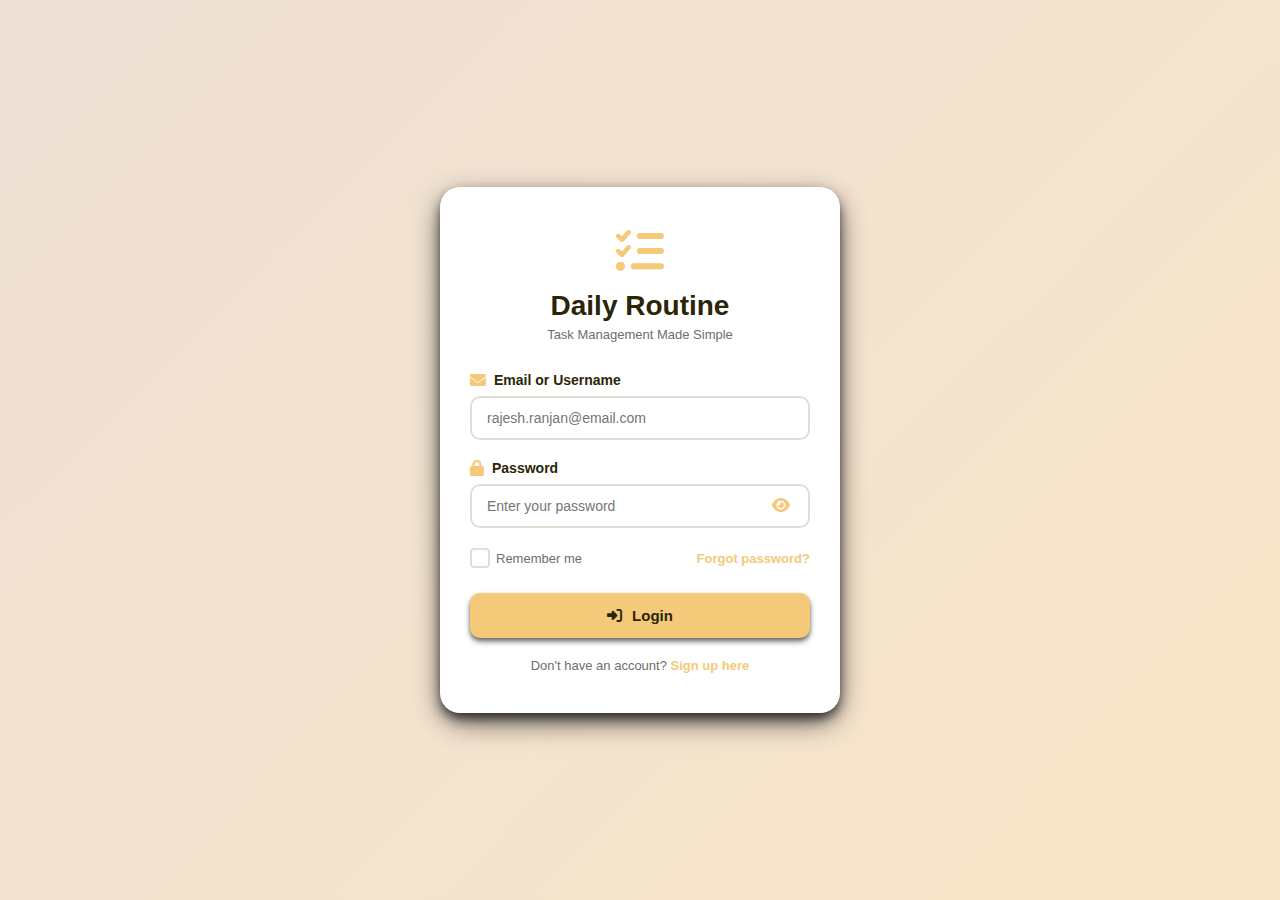
<file: index.html>
<!doctype html>
<html lang="en">
  <head>
    <meta charset="UTF-8" />
    <meta name="viewport" content="width=device-width, initial-scale=1.0" />
    <title>Daily Routine</title>
    <link rel="stylesheet" href="mobile.css" />
    <link rel="stylesheet" href="https://cdnjs.cloudflare.com/ajax/libs/font-awesome/6.4.0/css/all.min.css" />
  </head>
  <body>
    <!-- ... mobile specific content ... -->
    <div class="top_header">
      <div class="header">
        <h1>Daily Routine</h1>
        <h3>Good Morning 🥱</h3>
        <a href="index.html" class="notification_icon_top">
          <i class="fas fa-bell"></i>
          <span class="notification_badge">0</span>
        </a>
        <div class="date">
          <p>Friday, 30 January 2026</p>
        </div>
      </div>
      <div class="bottom_div">
        <div class="nav">
          <a href="" class="nav_link" id="active">All Tasks</a>
          <a href="" class="nav_link">Today</a>
          <a href="" class="nav_link">Upcoming</a>
        </div>

        <div class="todays_tasks">
          <div class="remain_tasks">
            <h4>0 Tasks Remaining</h4>
            <input
              type="range"
              min="0"
              max="100"
              value="0"
              class="task_progress"
            />
            <h6>0% Completed</h6>
          </div>
          <div class="circle_score">
            <h2>0%</h2>
            <p>Productivity Score</p>
          </div>
        </div>

        <div class="my_tasks">
          <h3>My Tasks</h3>
          <div class="task_list">
            <div class="task_item completed">
              <input type="checkbox" checked />
              <label>Morning Exercise</label>
            </div>
            <div class="task_item">
              <input type="checkbox" />
              <label>Team Meeting at 10 AM</label>
            </div>
            <div class="task_item completed">
              <input type="checkbox" checked />
              <label>Project Work</label>
            </div>
            <div class="task_item">
              <input type="checkbox" />
              <label>Lunch with Sarah</label>
            </div>
            <div class="task_item">
              <input type="checkbox" />
              <label>Evening Walk</label>
            </div>
          </div>
        </div>
      </div>

      <!-- Footer Nav -->
      <div class="footer_nav">
        <a href="index.html" class="footer_link"><i class="fas fa-home"></i><span>Home</span></a>
        <a href="newtask.html" class="footer_link"><i class="fas fa-plus-circle"></i><span>New Task</span></a>
        <a href="#" class="footer_link" id="completedTasksLink"><i class="fas fa-check-circle"></i><span>Completed</span></a>
        <a href="profile.html" class="footer_link"><i class="fas fa-user"></i><span>Profile</span></a>
        <a href="settings.html" class="footer_link"><i class="fas fa-cog"></i><span>Settings</span></a>
      </div>
    </div>
    <script src="app.js"></script>  </body>
</html>
</file>
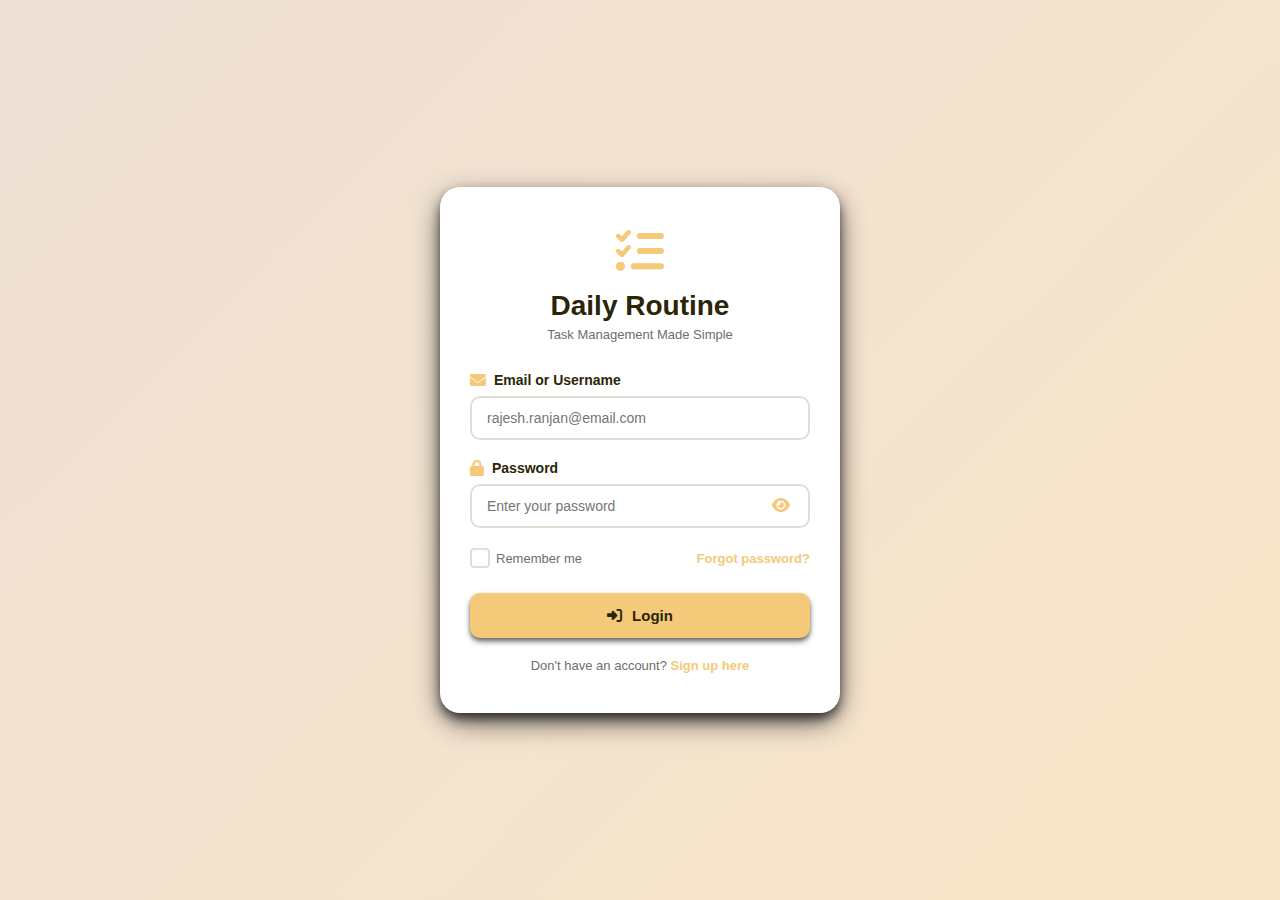
<file: login.html>
<!doctype html>
<html lang="en">
  <head>
    <meta charset="UTF-8" />
    <meta name="viewport" content="width=device-width, initial-scale=1.0" />
    <title>Login - Daily Routine</title>
    <link rel="stylesheet" href="mobile.css" />
    <link rel="stylesheet" href="https://cdnjs.cloudflare.com/ajax/libs/font-awesome/6.4.0/css/all.min.css" />
  </head>
  <body class="login_page">
    <div class="login_container">
      <div class="login_card">
        <!-- Logo Section -->
        <div class="login_logo">
          <i class="fas fa-tasks"></i>
          <h1>Daily Routine</h1>
          <p>Task Management Made Simple</p>
        </div>

        <!-- Login Form -->
        <form class="login_form" id="loginForm">
          <!-- Email/Username -->
          <div class="login_form_group">
            <label for="login_email">
              <i class="fas fa-envelope"></i> Email or Username
            </label>
            <input 
              type="text" 
              id="login_email" 
              class="login_input" 
              placeholder="rajesh.ranjan@email.com" 
              required 
            />
          </div>

          <!-- Password -->
          <div class="login_form_group">
            <label for="login_password">
              <i class="fas fa-lock"></i> Password
            </label>
            <div class="password_wrapper">
              <input 
                type="password" 
                id="login_password" 
                class="login_input" 
                placeholder="Enter your password" 
                required 
              />
              <button type="button" class="toggle_password" id="togglePassword">
                <i class="fas fa-eye"></i>
              </button>
            </div>
          </div>

          <!-- Remember Me & Forgot Password -->
          <div class="login_options">
            <div class="remember_me">
              <input type="checkbox" id="remember" />
              <label for="remember">Remember me</label>
            </div>
            <a href="#" class="forgot_password">Forgot password?</a>
          </div>

          <!-- Login Button -->
          <button type="submit" class="login_btn">
            <i class="fas fa-sign-in-alt"></i> Login
          </button>

          <!-- Demo Credentials -->
        </form>

        <!-- Sign Up Link -->
        <div class="login_footer">
          <p>Don't have an account? <a href="signup.html">Sign up here</a></p>
        </div>
      </div>

      <!-- Background Decoration -->
      <div class="login_decoration">
        <div class="decoration_circle circle_1"></div>
        <div class="decoration_circle circle_2"></div>
        <div class="decoration_circle circle_3"></div>
      </div>
    </div>

    <script src="app.js"></script>
    <script>
      // Toggle password visibility
      const togglePassword = document.getElementById('togglePassword');
      const passwordInput = document.getElementById('login_password');

      togglePassword.addEventListener('click', function() {
        const type = passwordInput.type === 'password' ? 'text' : 'password';
        passwordInput.type = type;
        this.querySelector('i').classList.toggle('fa-eye');
        this.querySelector('i').classList.toggle('fa-eye-slash');
      });

      // Handle login form submission
      document.getElementById('loginForm').addEventListener('submit', function(e) {
        e.preventDefault();
        
        const email = document.getElementById('login_email').value;
        const password = document.getElementById('login_password').value;
        const rememberMe = document.getElementById('remember').checked;

        // Simple authentication (in real app, this would be server-side)
        if (authenticateUser(email, password)) {
          // Store login info
          sessionStorage.setItem('isLoggedIn', 'true');
          sessionStorage.setItem('userEmail', email);
          
          if (rememberMe) {
            localStorage.setItem('rememberEmail', email);
          }

          notificationManager.success('Login successful! Redirecting...');
          
          setTimeout(() => {
            window.location.href = 'index.html';
          }, 1000);
        } else {
          notificationManager.error('Invalid email or password!');
        }
      });

      // Simple authentication function
      function authenticateUser(email, password) {
        // Demo credentials
        const validCredentials = {
          'rajesh.ranjan@email.com': 'password123',
          'rajesh': 'password123'
        };

        return validCredentials[email] === password;
      }

      // Check if user is already logged in
      window.addEventListener('load', function() {
        const rememberEmail = localStorage.getItem('rememberEmail');
        if (rememberEmail) {
          document.getElementById('login_email').value = rememberEmail;
          document.getElementById('remember').checked = true;
        }
      });
    </script>
  </body>
</html>
</file>
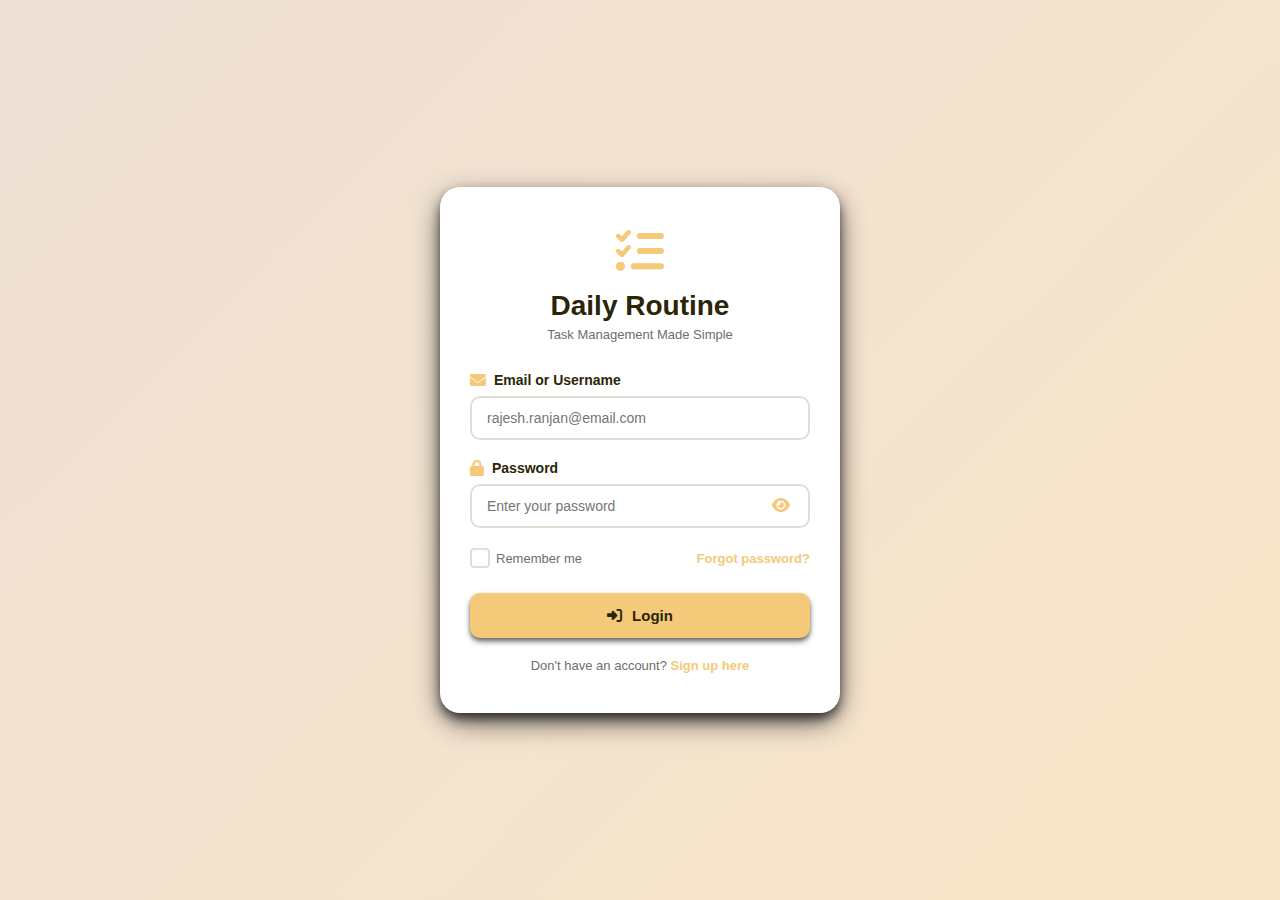
<file: newtask.html>
<!doctype html>
<html lang="en">
  <head>
    <meta charset="UTF-8" />
    <meta name="viewport" content="width=device-width, initial-scale=1.0" />
    <title>New Task</title>
    <link rel="stylesheet" href="mobile.css" />
    <link rel="stylesheet" href="https://cdnjs.cloudflare.com/ajax/libs/font-awesome/6.4.0/css/all.min.css" />
  </head>
  <body>
    <div class="top_header">
      <div class="header">
        <h1>Create Task</h1>
        <h3>Add Something New ✨</h3>
        <a href="index.html" class="notification_icon_top">
          <i class="fas fa-bell"></i>
          <span class="notification_badge">0</span>
        </a>
      </div>
      <div class="bottom_div">
        
        <!-- New Task Form -->
        <div class="task_form_container">
          <form class="task_form">
            
            <!-- Task Title -->
            <div class="form_group">
              <label for="task_title"><i class="fas fa-heading"></i> Task Title</label>
              <input type="text" id="task_title" class="form_input" placeholder="Enter task title" required />
            </div>

            <!-- Task Description -->
            <div class="form_group">
              <label for="task_description"><i class="fas fa-align-left"></i> Description</label>
              <textarea id="task_description" class="form_textarea" placeholder="Add task details..." rows="4"></textarea>
            </div>

            <!-- Task Category -->
            <div class="form_group">
              <label for="task_category"><i class="fas fa-tag"></i> Category</label>
              <select id="task_category" class="form_select">
                <option value="">Select a category</option>
                <option value="work">Work</option>
                <option value="home">Home</option>
                <option value="health">Health</option>
                <option value="shopping">Shopping</option>
                <option value="personal">Personal</option>
              </select>
            </div>

            <!-- Task Priority -->
            <div class="form_group">
              <label><i class="fas fa-exclamation-circle"></i> Priority</label>
              <div class="priority_buttons">
                <button type="button" class="priority_btn" data-priority="low">
                  <i class="fas fa-arrow-down"></i> Low
                </button>
                <button type="button" class="priority_btn active" data-priority="medium">
                  <i class="fas fa-minus"></i> Medium
                </button>
                <button type="button" class="priority_btn" data-priority="high">
                  <i class="fas fa-arrow-up"></i> High
                </button>
              </div>
            </div>

            <!-- Due Date -->
            <div class="form_group">
              <label for="task_date"><i class="fas fa-calendar-alt"></i> Due Date</label>
              <input type="date" id="task_date" class="form_input" />
            </div>

            <!-- Due Time -->
            <div class="form_group">
              <label for="task_time"><i class="fas fa-clock"></i> Due Time</label>
              <input type="time" id="task_time" class="form_input" />
            </div>

            <!-- Subtasks -->
            <div class="form_group">
              <label for="subtasks"><i class="fas fa-list-check"></i> Subtasks (optional)</label>
              <div class="subtasks_container">
                <div class="subtask_input_group">
                  <input type="text" class="form_input" placeholder="Add a subtask" />
                  <button type="button" class="add_subtask_btn" title="Add subtask">
                    <i class="fas fa-plus"></i>
                  </button>
                </div>
              </div>
            </div>

            <!-- Reminders -->
            <div class="form_group">
              <label><i class="fas fa-bell"></i> Reminder</label>
              <div class="reminder_options">
                <div class="reminder_option">
                  <input type="radio" id="reminder_none" name="reminder" value="none" checked />
                  <label for="reminder_none">None</label>
                </div>
                <div class="reminder_option">
                  <input type="radio" id="reminder_15min" name="reminder" value="15min" />
                  <label for="reminder_15min">15 min before</label>
                </div>
                <div class="reminder_option">
                  <input type="radio" id="reminder_1hour" name="reminder" value="1hour" />
                  <label for="reminder_1hour">1 hour before</label>
                </div>
                <div class="reminder_option">
                  <input type="radio" id="reminder_1day" name="reminder" value="1day" />
                  <label for="reminder_1day">1 day before</label>
                </div>
              </div>
            </div>

            <!-- Repeat -->
            <div class="form_group">
              <label for="task_repeat"><i class="fas fa-repeat"></i> Repeat</label>
              <select id="task_repeat" class="form_select">
                <option value="none">No repeat</option>
                <option value="daily">Daily</option>
                <option value="weekly">Weekly</option>
                <option value="monthly">Monthly</option>
                <option value="yearly">Yearly</option>
              </select>
            </div>

            <!-- Form Buttons -->
            <div class="form_buttons">
              <button type="button" class="btn_cancel" onclick="window.location.href='index.html'">
                <i class="fas fa-times"></i> Cancel
              </button>
              <button type="submit" class="btn_create">
                <i class="fas fa-check"></i> Create Task
              </button>
            </div>
          </form>
        </div>

      </div>

      <!-- Footer Nav -->
      <div class="footer_nav">
        <a href="index.html" class="footer_link"><i class="fas fa-home"></i><span>Home</span></a>
        <a href="newtask.html" class="footer_link"><i class="fas fa-plus-circle"></i><span>New Task</span></a>
        <a href="#" class="footer_link" id="completedTasksLink"><i class="fas fa-check-circle"></i><span>Completed</span></a>
        <a href="profile.html" class="footer_link"><i class="fas fa-user"></i><span>Profile</span></a>
        <a href="settings.html" class="footer_link"><i class="fas fa-cog"></i><span>Settings</span></a>
      </div>
    </div>

    <script src="app.js"></script>
    <script>
      // Priority button selection
      document.querySelectorAll('.priority_btn').forEach(btn => {
        btn.addEventListener('click', function(e) {
          e.preventDefault();
          document.querySelectorAll('.priority_btn').forEach(b => b.classList.remove('active'));
          this.classList.add('active');
        });
      });

      // Add subtask button
      document.querySelector('.add_subtask_btn').addEventListener('click', function(e) {
        e.preventDefault();
        const container = document.querySelector('.subtasks_container');
        const newSubtask = document.createElement('div');
        newSubtask.className = 'subtask_input_group';
        newSubtask.innerHTML = `
          <input type="text" class="form_input" placeholder="Add a subtask" />
          <button type="button" class="remove_subtask_btn" title="Remove subtask">
            <i class="fas fa-trash"></i>
          </button>
        `;
        container.appendChild(newSubtask);
        
        newSubtask.querySelector('.remove_subtask_btn').addEventListener('click', function(e) {
          e.preventDefault();
          newSubtask.remove();
        });
      });

      // Form submission
      document.querySelector('.task_form').addEventListener('submit', function(e) {
        e.preventDefault();
        alert('Task created successfully!');
        window.location.href = 'index.html';
      });
    </script>
  </body>
</html>
</file>
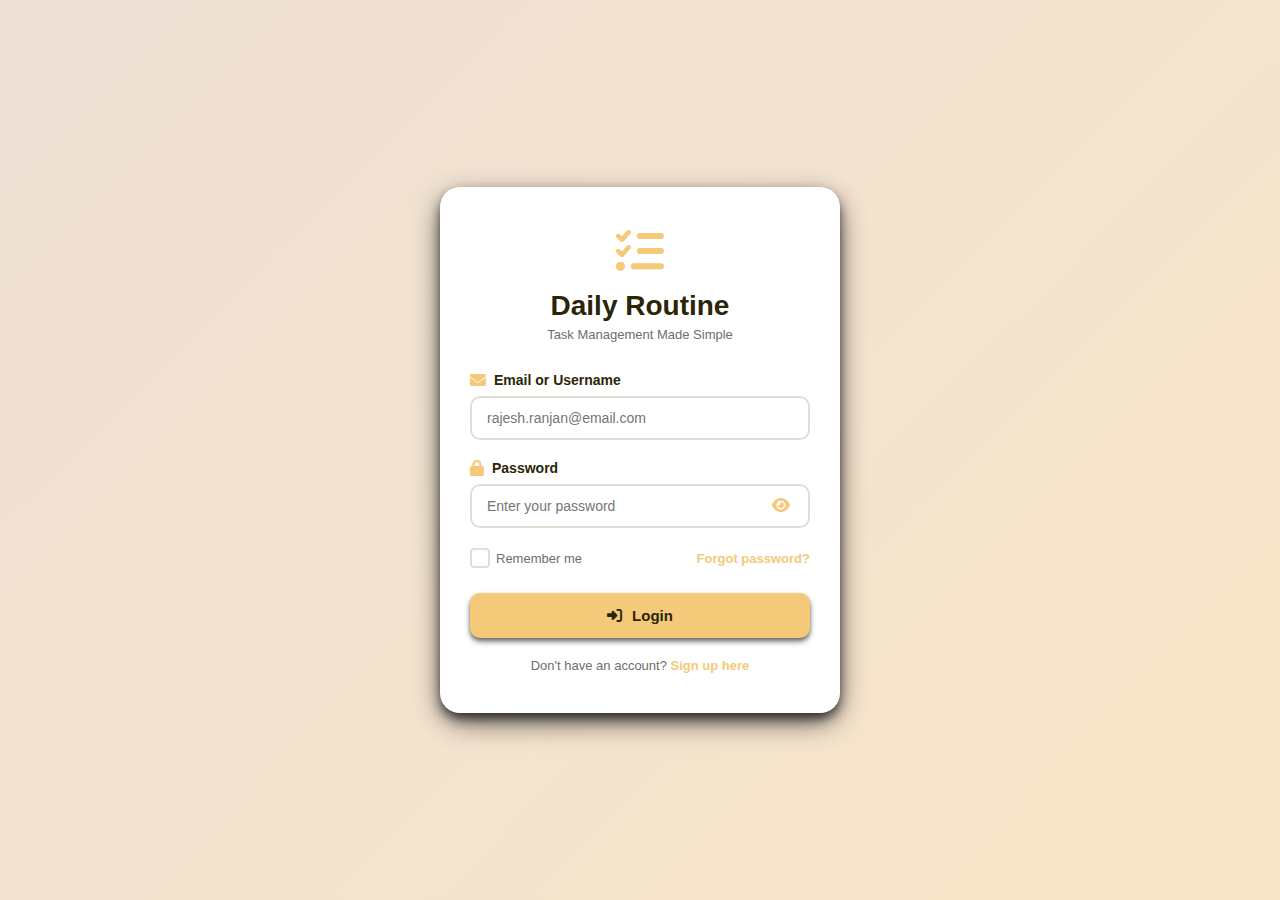
<file: profile.html>
<!doctype html>
<html lang="en">
  <head>
    <meta charset="UTF-8" />
    <meta name="viewport" content="width=device-width, initial-scale=1.0" />
    <title>Profile</title>
    <link rel="stylesheet" href="mobile.css" />
    <link rel="stylesheet" href="https://cdnjs.cloudflare.com/ajax/libs/font-awesome/6.4.0/css/all.min.css" />
  </head>
  <body>
    <div class="top_header">
      <div class="header">
        <h1>My Profile</h1>
        <h3>Welcome Back 👋</h3>
        <a href="index.html" class="notification_icon_top">
          <i class="fas fa-bell"></i>
          <span class="notification_badge">0</span>
        </a>
      </div>
      <div class="bottom_div">
        
        <!-- Profile Card -->
        <div class="profile_section">
          <div class="profile_header">
            <div class="profile_avatar">
              <i class="fas fa-user-circle"></i>
            </div>
            <div class="profile_info">
              <h2>Rajesh Ranjan</h2>
              <p class="profile_email">rajesh.ranjan@email.com</p>
              <p class="profile_status">Active Today</p>
            </div>
          </div>
        </div>

        <!-- Statistics Section -->
        <div class="stats_section">
          <h3>Your Statistics</h3>
          <div class="stats_grid">
            <div class="stat_card">
              <div class="stat_icon">
                <i class="fas fa-tasks"></i>
              </div>
              <div class="stat_content">
                <h4>45</h4>
                <p>Total Tasks</p>
              </div>
            </div>
            <div class="stat_card">
              <div class="stat_icon">
                <i class="fas fa-check-circle"></i>
              </div>
              <div class="stat_content">
                <h4>32</h4>
                <p>Completed</p>
              </div>
            </div>
            <div class="stat_card">
              <div class="stat_icon">
                <i class="fas fa-fire"></i>
              </div>
              <div class="stat_content">
                <h4>15</h4>
                <p>Day Streak</p>
              </div>
            </div>
            <div class="stat_card">
              <div class="stat_icon">
                <i class="fas fa-star"></i>
              </div>
              <div class="stat_content">
                <h4>92%</h4>
                <p>Success Rate</p>
              </div>
            </div>
          </div>
        </div>

        <!-- Account Settings -->
        <div class="account_section">
          <h3>Account Settings</h3>
          <div class="settings_list">
            <div class="setting_item">
              <div class="setting_icon">
                <i class="fas fa-user"></i>
              </div>
              <div class="setting_content">
                <h4>Edit Profile</h4>
                <p>Update your personal information</p>
              </div>
              <div class="setting_arrow">
                <i class="fas fa-chevron-right"></i>
              </div>
            </div>

            <div class="setting_item">
              <div class="setting_icon">
                <i class="fas fa-lock"></i>
              </div>
              <div class="setting_content">
                <h4>Change Password</h4>
                <p>Update your password</p>
              </div>
              <div class="setting_arrow">
                <i class="fas fa-chevron-right"></i>
              </div>
            </div>

            <div class="setting_item">
              <div class="setting_icon">
                <i class="fas fa-bell"></i>
              </div>
              <div class="setting_content">
                <h4>Notifications</h4>
                <p>Manage notification preferences</p>
              </div>
              <div class="setting_arrow">
                <i class="fas fa-chevron-right"></i>
              </div>
            </div>

            <div class="setting_item">
              <div class="setting_icon">
                <i class="fas fa-palette"></i>
              </div>
              <div class="setting_content">
                <h4>Theme</h4>
                <p>Choose light or dark theme</p>
              </div>
              <div class="setting_arrow">
                <i class="fas fa-chevron-right"></i>
              </div>
            </div>
          </div>
        </div>

        <!-- Logout Button -->
        <div class="logout_section">
          <button class="logout_btn" onclick="logout()">
            <i class="fas fa-sign-out-alt"></i> Logout
          </button>
        </div>

      </div>

      <!-- Footer Nav -->
      <div class="footer_nav">
        <a href="index.html" class="footer_link"><i class="fas fa-home"></i><span>Home</span></a>
        <a href="newtask.html" class="footer_link"><i class="fas fa-plus-circle"></i><span>New Task</span></a>
        <a href="#" class="footer_link" id="completedTasksLink"><i class="fas fa-check-circle"></i><span>Completed</span></a>
        <a href="profile.html" class="footer_link"><i class="fas fa-user"></i><span>Profile</span></a>
        <a href="settings.html" class="footer_link"><i class="fas fa-cog"></i><span>Settings</span></a>
      </div>
    </div>

    <script src="app.js"></script>
    <script>
      // Profile page functionality
      document.addEventListener('DOMContentLoaded', function() {
        // Add click handlers to setting items
        const settingItems = document.querySelectorAll('.setting_item');
        
        if (settingItems.length > 0) {
          // Edit Profile
          settingItems[0].style.cursor = 'pointer';
          settingItems[0].onclick = function() {
            showEditProfileModal();
          };
          
          // Change Password
          settingItems[1].style.cursor = 'pointer';
          settingItems[1].onclick = function() {
            showChangePasswordModal();
          };
          
          // Notifications
          settingItems[2].style.cursor = 'pointer';
          settingItems[2].onclick = function() {
            showNotificationsModal();
          };
          
          // Theme
          settingItems[3].style.cursor = 'pointer';
          settingItems[3].onclick = function() {
            showThemeModal();
          };
        }
        
        function showEditProfileModal() {
          const user = userManager.getUser();
          const modal = document.createElement('div');
          modal.className = 'modal_overlay';
          modal.innerHTML = `
            <div class="modal_content">
              <h3>Edit Profile</h3>
              <form id="editForm">
                <input type="file" id="profileImg" accept="image/*" style="margin: 10px 0;" />
                <input type="text" id="profileName" value="${user.name}" placeholder="Name" style="width: 100%; padding: 10px; margin: 5px 0; border: 1px solid #ddd; border-radius: 5px;" />
                <input type="email" id="profileEmail" value="${user.email}" placeholder="Email" style="width: 100%; padding: 10px; margin: 5px 0; border: 1px solid #ddd; border-radius: 5px;" />
                <div style="margin-top: 15px;">
                  <button type="button" onclick="this.closest('.modal_overlay').remove()" style="padding: 10px 20px; margin-right: 10px; background: #ccc; border: none; border-radius: 5px;">Cancel</button>
                  <button type="submit" style="padding: 10px 20px; background: #f4c97a; color: white; border: none; border-radius: 5px;">Save</button>
                </div>
              </form>
            </div>
          `;
          
          modal.style.cssText = 'position: fixed; top: 0; left: 0; width: 100%; height: 100%; background: rgba(0,0,0,0.5); display: flex; align-items: center; justify-content: center; z-index: 1000;';
          modal.querySelector('.modal_content').style.cssText = 'background: white; padding: 20px; border-radius: 10px; width: 90%; max-width: 400px;';
          
          document.body.appendChild(modal);
          
          modal.querySelector('#editForm').onsubmit = function(e) {
            e.preventDefault();
            const name = document.getElementById('profileName').value;
            const email = document.getElementById('profileEmail').value;
            const file = document.getElementById('profileImg').files[0];
            
            if (file) {
              const reader = new FileReader();
              reader.onload = function(e) {
                userManager.updateUser({ name, email, avatar: e.target.result });
                updateProfileDisplay();
                updateAvatarDisplay();
                notificationManager.success('Profile updated!');
                modal.remove();
              };
              reader.readAsDataURL(file);
            } else {
              userManager.updateUser({ name, email });
              updateProfileDisplay();
              notificationManager.success('Profile updated!');
              modal.remove();
            }
          };
        }
        
        function showChangePasswordModal() {
          const modal = document.createElement('div');
          modal.className = 'modal_overlay';
          modal.innerHTML = `
            <div class="modal_content">
              <h3>Change Password</h3>
              <form id="passwordForm">
                <input type="password" id="currentPass" placeholder="Current Password" style="width: 100%; padding: 10px; margin: 5px 0; border: 1px solid #ddd; border-radius: 5px;" required />
                <input type="password" id="newPass" placeholder="New Password" minlength="6" style="width: 100%; padding: 10px; margin: 5px 0; border: 1px solid #ddd; border-radius: 5px;" required />
                <input type="password" id="confirmPass" placeholder="Confirm Password" style="width: 100%; padding: 10px; margin: 5px 0; border: 1px solid #ddd; border-radius: 5px;" required />
                <div style="margin-top: 15px;">
                  <button type="button" onclick="this.closest('.modal_overlay').remove()" style="padding: 10px 20px; margin-right: 10px; background: #ccc; border: none; border-radius: 5px;">Cancel</button>
                  <button type="submit" style="padding: 10px 20px; background: #f4c97a; color: white; border: none; border-radius: 5px;">Change</button>
                </div>
              </form>
            </div>
          `;
          
          modal.style.cssText = 'position: fixed; top: 0; left: 0; width: 100%; height: 100%; background: rgba(0,0,0,0.5); display: flex; align-items: center; justify-content: center; z-index: 1000;';
          modal.querySelector('.modal_content').style.cssText = 'background: white; padding: 20px; border-radius: 10px; width: 90%; max-width: 400px;';
          
          document.body.appendChild(modal);
          
          modal.querySelector('#passwordForm').onsubmit = function(e) {
            e.preventDefault();
            const current = document.getElementById('currentPass').value;
            const newPass = document.getElementById('newPass').value;
            const confirm = document.getElementById('confirmPass').value;
            const user = userManager.getUser();
            
            if (current !== user.password) {
              notificationManager.error('Current password incorrect!');
              return;
            }
            if (newPass !== confirm) {
              notificationManager.error('Passwords do not match!');
              return;
            }
            
            userManager.updateUser({ password: newPass });
            notificationManager.success('Password changed!');
            modal.remove();
          };
        }
        
        function showNotificationsModal() {
          const settings = settingsManager.getAllSettings();
          const modal = document.createElement('div');
          modal.className = 'modal_overlay';
          modal.innerHTML = `
            <div class="modal_content">
              <h3>Notifications</h3>
              <form id="notifForm">
                <div style="display: flex; justify-content: space-between; margin: 10px 0;">
                  <label>Push Notifications</label>
                  <input type="checkbox" id="pushNotif" ${settings.pushNotifications ? 'checked' : ''} />
                </div>
                <div style="display: flex; justify-content: space-between; margin: 10px 0;">
                  <label>Email Reminders</label>
                  <input type="checkbox" id="emailNotif" ${settings.emailReminders ? 'checked' : ''} />
                </div>
                <div style="display: flex; justify-content: space-between; margin: 10px 0;">
                  <label>Sound Effects</label>
                  <input type="checkbox" id="soundNotif" ${settings.soundEffects ? 'checked' : ''} />
                </div>
                <div style="margin-top: 15px;">
                  <button type="button" onclick="this.closest('.modal_overlay').remove()" style="padding: 10px 20px; margin-right: 10px; background: #ccc; border: none; border-radius: 5px;">Cancel</button>
                  <button type="submit" style="padding: 10px 20px; background: #f4c97a; color: white; border: none; border-radius: 5px;">Save</button>
                </div>
              </form>
            </div>
          `;
          
          modal.style.cssText = 'position: fixed; top: 0; left: 0; width: 100%; height: 100%; background: rgba(0,0,0,0.5); display: flex; align-items: center; justify-content: center; z-index: 1000;';
          modal.querySelector('.modal_content').style.cssText = 'background: white; padding: 20px; border-radius: 10px; width: 90%; max-width: 400px;';
          
          document.body.appendChild(modal);
          
          modal.querySelector('#notifForm').onsubmit = function(e) {
            e.preventDefault();
            settingsManager.updateSetting('pushNotifications', document.getElementById('pushNotif').checked);
            settingsManager.updateSetting('emailReminders', document.getElementById('emailNotif').checked);
            settingsManager.updateSetting('soundEffects', document.getElementById('soundNotif').checked);
            notificationManager.success('Settings updated!');
            modal.remove();
          };
        }
        
        function showThemeModal() {
          const isDark = settingsManager.getSetting('darkMode');
          const modal = document.createElement('div');
          modal.className = 'modal_overlay';
          modal.innerHTML = `
            <div class="modal_content">
              <h3>Theme</h3>
              <form id="themeForm">
                <div style="margin: 15px 0;">
                  <label style="display: flex; align-items: center; margin: 10px 0;">
                    <input type="radio" name="theme" value="light" ${!isDark ? 'checked' : ''} style="margin-right: 10px;" />
                    <i class="fas fa-sun" style="margin-right: 10px;"></i> Light Mode
                  </label>
                  <label style="display: flex; align-items: center; margin: 10px 0;">
                    <input type="radio" name="theme" value="dark" ${isDark ? 'checked' : ''} style="margin-right: 10px;" />
                    <i class="fas fa-moon" style="margin-right: 10px;"></i> Dark Mode
                  </label>
                </div>
                <div style="margin-top: 15px;">
                  <button type="button" onclick="this.closest('.modal_overlay').remove()" style="padding: 10px 20px; margin-right: 10px; background: #ccc; border: none; border-radius: 5px;">Cancel</button>
                  <button type="submit" style="padding: 10px 20px; background: #f4c97a; color: white; border: none; border-radius: 5px;">Apply</button>
                </div>
              </form>
            </div>
          `;
          
          modal.style.cssText = 'position: fixed; top: 0; left: 0; width: 100%; height: 100%; background: rgba(0,0,0,0.5); display: flex; align-items: center; justify-content: center; z-index: 1000;';
          modal.querySelector('.modal_content').style.cssText = 'background: white; padding: 20px; border-radius: 10px; width: 90%; max-width: 400px;';
          
          document.body.appendChild(modal);
          
          modal.querySelector('#themeForm').onsubmit = function(e) {
            e.preventDefault();
            const selectedTheme = document.querySelector('input[name="theme"]:checked').value;
            settingsManager.updateSetting('darkMode', selectedTheme === 'dark');
            notificationManager.success(`${selectedTheme === 'dark' ? 'Dark' : 'Light'} mode enabled!`);
            modal.remove();
          };
        }
        
        // Update avatar display function
        function updateAvatarDisplay() {
          const user = userManager.getUser();
          const avatarElement = document.querySelector('.profile_avatar');
          if (avatarElement && user.avatar && user.avatar.startsWith('data:image')) {
            avatarElement.innerHTML = `<img src="${user.avatar}" style="width: 60px; height: 60px; border-radius: 50%; object-fit: cover;" />`;
          }
        }
        
        // Initialize avatar display on page load
        updateAvatarDisplay();
      });
    </script>
  </body>
</html>
</file>
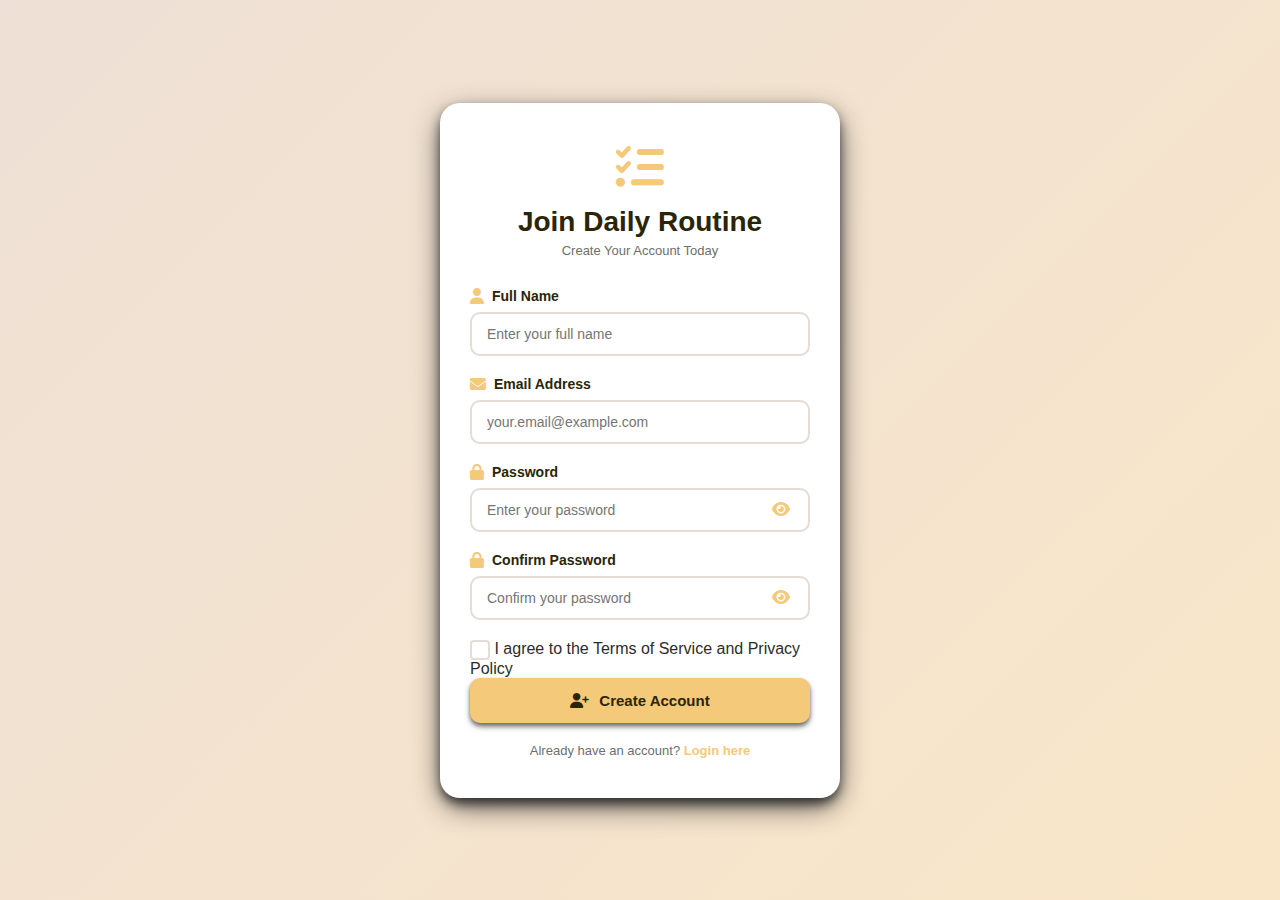
<file: signup.html>
<!doctype html>
<html lang="en">
  <head>
    <meta charset="UTF-8" />
    <meta name="viewport" content="width=device-width, initial-scale=1.0" />
    <title>Sign Up - Daily Routine</title>
    <link rel="stylesheet" href="mobile.css" />
    <link rel="stylesheet" href="https://cdnjs.cloudflare.com/ajax/libs/font-awesome/6.4.0/css/all.min.css" />
  </head>
  <body class="login_page">
    <div class="login_container">
      <div class="login_card">
        <!-- Logo Section -->
        <div class="login_logo">
          <i class="fas fa-tasks"></i>
          <h1>Join Daily Routine</h1>
          <p>Create Your Account Today</p>
        </div>

        <!-- Sign Up Form -->
        <form class="login_form" id="signupForm">
          <!-- Full Name -->
          <div class="login_form_group">
            <label for="signup_name">
              <i class="fas fa-user"></i> Full Name
            </label>
            <input 
              type="text" 
              id="signup_name" 
              class="login_input" 
              placeholder="Enter your full name" 
              required 
            />
          </div>

          <!-- Email -->
          <div class="login_form_group">
            <label for="signup_email">
              <i class="fas fa-envelope"></i> Email Address
            </label>
            <input 
              type="email" 
              id="signup_email" 
              class="login_input" 
              placeholder="your.email@example.com" 
              required 
            />
          </div>

          <!-- Password -->
          <div class="login_form_group">
            <label for="signup_password">
              <i class="fas fa-lock"></i> Password
            </label>
            <div class="password_wrapper">
              <input 
                type="password" 
                id="signup_password" 
                class="login_input" 
                placeholder="Enter your password" 
                required 
              />
              <button type="button" class="toggle_password" id="togglePassword">
                <i class="fas fa-eye"></i>
              </button>
            </div>
          </div>

          <!-- Confirm Password -->
          <div class="login_form_group">
            <label for="signup_confirm">
              <i class="fas fa-lock"></i> Confirm Password
            </label>
            <div class="password_wrapper">
              <input 
                type="password" 
                id="signup_confirm" 
                class="login_input" 
                placeholder="Confirm your password" 
                required 
              />
              <button type="button" class="toggle_password" id="toggleConfirm">
                <i class="fas fa-eye"></i>
              </button>
            </div>
          </div>

          <!-- Terms Checkbox -->
          <div class="terms_agreement">
            <input type="checkbox" id="terms" required />
            <label for="terms">I agree to the Terms of Service and Privacy Policy</label>
          </div>

          <!-- Sign Up Button -->
          <button type="submit" class="login_btn">
            <i class="fas fa-user-plus"></i> Create Account
          </button>
        </form>

        <!-- Login Link -->
        <div class="login_footer">
          <p>Already have an account? <a href="login.html">Login here</a></p>
        </div>
      </div>

      <!-- Background Decoration -->
      <div class="login_decoration">
        <div class="decoration_circle circle_1"></div>
        <div class="decoration_circle circle_2"></div>
        <div class="decoration_circle circle_3"></div>
      </div>
    </div>

    <script>
      // Toggle password visibility for password field
      const togglePassword = document.getElementById('togglePassword');
      const passwordInput = document.getElementById('signup_password');

      if (togglePassword && passwordInput) {
        togglePassword.addEventListener('click', function(e) {
          e.preventDefault();
          const type = passwordInput.type === 'password' ? 'text' : 'password';
          passwordInput.type = type;
          this.querySelector('i').classList.toggle('fa-eye');
          this.querySelector('i').classList.toggle('fa-eye-slash');
        });
      }

      // Toggle password visibility for confirm password field
      const toggleConfirm = document.getElementById('toggleConfirm');
      const confirmInput = document.getElementById('signup_confirm');

      if (toggleConfirm && confirmInput) {
        toggleConfirm.addEventListener('click', function(e) {
          e.preventDefault();
          const type = confirmInput.type === 'password' ? 'text' : 'password';
          confirmInput.type = type;
          this.querySelector('i').classList.toggle('fa-eye');
          this.querySelector('i').classList.toggle('fa-eye-slash');
        });
      }

      // Handle sign up form submission
      const signupForm = document.getElementById('signupForm');
      if (signupForm) {
        signupForm.addEventListener('submit', function(e) {
          e.preventDefault();
          
          const fullName = document.getElementById('signup_name').value;
          const email = document.getElementById('signup_email').value;
          const password = document.getElementById('signup_password').value;
          const confirmPassword = document.getElementById('signup_confirm').value;
          const termsAccepted = document.getElementById('terms').checked;

          // Validate passwords match
          if (password !== confirmPassword) {
            alert('Passwords do not match!');
            return;
          }

          // Validate password strength (at least 6 characters)
          if (password.length < 6) {
            alert('Password must be at least 6 characters long!');
            return;
          }

          // Validate terms accepted
          if (!termsAccepted) {
            alert('Please accept the terms and conditions!');
            return;
          }

          // Validate email format
          const emailRegex = /^[^\s@]+@[^\s@]+\.[^\s@]+$/;
          if (!emailRegex.test(email)) {
            alert('Please enter a valid email address!');
            return;
          }

          // Store user data in localStorage
          const userData = {
            name: fullName,
            email: email,
            password: password,
            createdAt: new Date().toISOString(),
            avatar: '👤',
            joinDate: new Date().toISOString(),
            totalTasks: 0,
            completedTasks: 0,
            streak: 0,
            successRate: 0
          };

          localStorage.setItem('user', JSON.stringify(userData));
          alert('Account created successfully! Redirecting...');
          
          // Auto-login the user
          sessionStorage.setItem('isLoggedIn', 'true');
          sessionStorage.setItem('userEmail', email);
          
          window.location.href = 'index.html';
        });
      }
    </script>
  </body>
</html>
</file>
<file: mobile.css>
* {
  margin: 0;
  padding: 0;
  box-sizing: border-box;
  text-decoration: none;
  font-family:
    "Trebuchet MS", "Lucida Sans Unicode", "Lucida Grande", "Lucida Sans",
    Arial, sans-serif;
  transition: background-color 0.3s ease, color 0.3s ease, border-color 0.3s ease, box-shadow 0.3s ease;
}

:root {
  /* 🌸 Backgrounds */
  --bg-primary: #edded3f1; /* App background */
  --bg-card: #fff8f2; /* Cards / sheets */
  --bg-secondary: #efe6dd; /* Secondary sections */

  /* 🌙 Text Colors */
  --text-primary: #2c2c2c; /* Headings */
  --text-secondary: #6e6e6e; /* Body text */
  --text-muted: #9e9e9e; /* Labels / hints */

  /* ✨ Accent Colors */
  --accent-primary: #f4c97a; /* Main CTA / active */
  --accent-soft: #ffdfa6; /* Highlights */
  --accent-glow: #f9e6c8; /* Soft glow */

  /* 🌊 Task Category Colors */
  --task-work: #5b6c8f; /* Work */
  --task-home: #8cb4c9; /* Home */
  --task-health: #9cc3a5; /* Health */
  --task-urgent: #d98c7c; /* Urgent */

  /* 🧊 UI Elements */
  --icon-default: #8a8a8a;
  --border-light: #e5dcd3;
  --disabled: #cfc6bd;
}

/* Dark Mode Theme */
body.dark-mode {
  --bg-primary: #1a1a1a;
  --bg-card: #2d2d2d;
  --bg-secondary: #3a3a3a;
  
  --text-primary: #e0e0e0;
  --text-secondary: #b0b0b0;
  --text-muted: #808080;
  
  --accent-primary: #ffa500;
  --accent-soft: #ffb84d;
  --accent-glow: #2d2615;
  
  --border-light: #404040;
  --disabled: #555555;
}

/* Automatic theme based on system preference */
@media (prefers-color-scheme: dark) {
  :root[data-theme="auto"] {
    --bg-primary: #1a1a1a;
    --bg-card: #2d2d2d;
    --bg-secondary: #3a3a3a;
    
    --text-primary: #e0e0e0;
    --text-secondary: #b0b0b0;
    --text-muted: #808080;
    
    --accent-primary: #ffa500;
    --accent-soft: #ffb84d;
    --accent-glow: #2d2615;
    
    --border-light: #404040;
    --disabled: #555555;
  }
}

/* Light Theme Explicit */
:root[data-theme="light"] {
  --bg-primary: #edded3f1;
  --bg-card: #fff8f2;
  --bg-secondary: #efe6dd;
  
  --text-primary: #2c2c2c;
  --text-secondary: #6e6e6e;
  --text-muted: #9e9e9e;
  
  --accent-primary: #f4c97a;
  --accent-soft: #ffdfa6;
  --accent-glow: #f9e6c8;
  
  --border-light: #e5dcd3;
  --disabled: #cfc6bd;
}

/* Dark Theme Explicit */
:root[data-theme="dark"] {
  --bg-primary: #1a1a1a;
  --bg-card: #2d2d2d;
  --bg-secondary: #3a3a3a;
  
  --text-primary: #e0e0e0;
  --text-secondary: #b0b0b0;
  --text-muted: #808080;
  
  --accent-primary: #ffa500;
  --accent-soft: #ffb84d;
  --accent-glow: #2d2615;
  
  --border-light: #404040;
  --disabled: #555555;
}

@media (max-width: 475px) /* and (max-width: 768px) */ {
  body {
    background-color: var(--bg-primary);
    color: var(--text-primary);
    font-family: "Inter", sans-serif;
    display: flex;
    flex-direction: column;
    min-height: 100vh;
  }

  .card {
    background: var(--bg-card);
    border: 1px solid var(--border-light);
    border-radius: 16px;
  }

  .button-primary {
    background: var(--accent-primary);
    color: #ffffff;
  }

  .task.urgent {
    background: var(--task-urgent);
  }

  .top_header {
    height: 300px;
    background-image: url(top_header.png);
    background-size: cover;
    background-position: top;
    opacity: 0.8;
    box-shadow:
      #2c2c2c 0px 4px 6px -1px,
      #2c2c2c 0px 2px 4px -1px;
    /* display: flex; */
    display: grid;
    grid-column: 1fr;
    /* justify-content:space-between; */
    /* align-items:; */
  }
  .header {
    margin-top: 5%;
    margin-left: 5%;
    color: var(--text-primary);
    font-weight: 700;
  }

  .header h1 {
    font-size: 28px;
    font-family:
      "Trebuchet MS", "Lucida Sans Unicode", "Lucida Grande", "Lucida Sans",
      Arial, sans-serif;
  }

  .notification_icon_top {
    position: absolute;
    top: 20px;
    right: 20px;
    font-size: 24px;
    color: #fff;
    cursor: pointer;
    transition: all 0.3s ease;
    text-decoration: none;
  }

  .notification_icon_top i {
    position: relative;
    display: inline-block;
  }

  .notification_icon_top:hover {
    transform: scale(1.1) rotate(10deg);
    text-decoration: none;
  }

  .notification_icon_top:active {
    transform: scale(0.95);
  }

  .notification_badge {
    position: absolute;
    top: -8px;
    right: -12px;
    background-color: #d98c7c;
    color: #fff;
    border-radius: 50%;
    width: 24px;
    height: 24px;
    display: flex;
    align-items: center;
    justify-content: center;
    font-size: 12px;
    font-weight: bold;
    box-shadow:
      #2c2c2c 0px 2px 4px -1px;
    animation: pulse 2s infinite;
  }

  @keyframes pulse {
    0%, 100% {
      transform: scale(1);
    }
    50% {
      transform: scale(1.1);
    }
  }

  .date {
    margin-top: 25%;
    margin-right: 35%;
    padding: 20px;
    background-color: var(--accent-primary);
    border-radius: 30px;
    text-shadow:
      #5b6c8f 0px 4px 6px -1px,
      #5b6c8f 0px 2px 4px -1px;
    opacity: 0.7;
    color: var(--text-primary);
    font-weight: bold;
    font-size: 16px;
    box-shadow:
      #6e6e6e 0px 4px 6px -1px,
      #6e6e6e 0px 2px 4px -1px;
  }
  .bottom_div {
    height: 100vh;
    width: 100%;
    background-color: var(--bg-primary);
    margin-top: 30px;
    border-top-left-radius: 40px;
    border-top-right-radius: 40px;
    border-bottom: #2c2c2c 1px solid;
    padding: 5%;
  }

  .nav {
    display: flex;
    justify-content: space-evenly;
    align-items: center;
    padding: 10px 20px;
    background-color: var(--bg-card);
    box-shadow:
      #2c2c2c 0px 4px 6px -1px,
      #2c2c2c 0px 2px 4px -1px;
    border-top-left-radius: 20px;
    border-top-right-radius: 20px;
    opacity: 0.8;
  }

  .nav a {
    color: rgb(31, 26, 3);
    background-color: var(--accent-primary);
    padding: 5px 10px;
    border-radius: 10px;
    font-weight: bold;
    box-shadow:
      #6e6e6e 0px 4px 6px -1px,
      #6e6e6e 0px 2px 4px -1px;
    transition: all 0.3s ease;
  }

  .nav a:hover {
    transform: translateY(-2px);
    box-shadow:
      #2c2c2c 0px 6px 12px -2px,
      #2c2c2c 0px 4px 6px -1px;
    background-color: var(--accent-soft);
  }

  .todays_tasks {
    display: flex;
    flex-direction: row;
    gap: 40px;
    margin-top: 30px;
  }

  .todays_tasks h4 {
    font-weight: 700;
    color: rgb(43, 37, 7);
  }

  .todays_tasks h6 {
    font-size: 16px;
    color: rgb(95, 81, 2);
  }

  .todays_tasks {
    background-color: var(--accent-soft);
    padding: 5px 10px;
    border-radius: 15px;
    box-shadow:
      #6e6e6e 0px 4px 6px -1px,
      #6e6e6e 0px 2px 4px -1px;
    padding: 10px 15px;
  }

  .todays_tasks h4,
  .todays_tasks h6 {
    font-family:
      "Trebuchet MS", "Lucida Sans Unicode", "Lucida Grande", "Lucida Sans",
      Arial, sans-serif;
  }

  .todays_tasks .circle_score {
    height: 100px;
    width: 100px;
    border-radius: 50%;
    background-color: #fff;
    text-align: center;
    box-shadow:
      #6e6e6e 0px 4px 6px -1px,
      #6e6e6e 0px 2px 4px -1px;
    opacity: 0.8;
    transition: all 0.3s ease;
  }

  .todays_tasks .circle_score:hover {
    transform: scale(1.1);
    box-shadow:
      #2c2c2c 0px 8px 16px -2px,
      #2c2c2c 0px 4px 8px -1px;
  }

  .todays_tasks .circle_score h2 {
    font-size: 24px;
    font-weight: bold;
    margin-top: 25px;
    color: rgb(103, 88, 4);
  }
  .todays_tasks .circle_score p {
    font-size: 12px;
    font-weight: bold;
    color: rgb(43, 37, 7);
    text-shadow: #5b6c8f 0px 2px 4px -1px;
  }

  .my_tasks {
    margin-top: 30px;
    box-shadow:
      #6e6e6e 0px 4px 6px -1px,
      #6e6e6e 0px 2px 4px -1px;
    background-color: var(--bg-secondary);
    border-top-left-radius: 15px;
    border-top-right-radius: 15px;
    border-bottom-left-radius: 15px;
    border-bottom-right-radius: 15px;
  }

  .my_tasks .task_list {
    margin: 20px 10px 20px 10px;
    padding: 15px;
    border-top-left-radius: 15px;
    border-top-right-radius: 15px;
    border-bottom-left-radius: 15px;
    border-bottom-right-radius: 15px;
    
  }

  .my_tasks .task_list .task_item {
    background-color: #fff;
    padding: 15px;
    border-radius: 10px;
    box-shadow:
      #6e6e6e 0px 4px 6px -1px,
      #6e6e6e 0px 2px 4px -1px;
    display: flex;
    align-items: center;
    gap: 15px;
    margin-bottom: 5px;
    color: rgb(43, 37, 7);
    transition: all 0.3s ease;
    cursor: pointer;
  }

  .my_tasks .task_list .task_item:hover {
    transform: translateX(5px);
    background-color: var(--accent-glow);
    box-shadow:
      #2c2c2c 0px 6px 12px -2px,
      #2c2c2c 0px 4px 6px -1px;
  } 

  .my_tasks h3 {
    font-weight: 700;
    color: rgb(43, 37, 7);
    background-color: var(--accent-soft);
    padding: 5px 10px;
    border-top-left-radius: 15px;
    border-top-right-radius: 15px;
    width: 100%;
    box-shadow:
      #6e6e6e 0px 4px 6px -1px,
      #6e6e6e 0px 2px 4px -1px;
      margin-top: 0;
  }

  .add_task_btn {
        display: flex;
        justify-content: center;
    }

    .add_task_btn button {
        text-align: center;
        background-color: var(--accent-primary);
        padding: 10px 15px;
        border-radius: 10px;
        align-items: center;
        box-shadow:
          #6e6e6e 0px 4px 6px -1px,
          #6e6e6e 0px 2px 4px -1px;
        font-weight: bold;
        color: rgb(43, 37, 7);
        transition: all 0.3s ease;
        cursor: pointer;
        border: none;
    }

    .add_task_btn button:hover {
        transform: scale(1.05);
        background-color: var(--accent-soft);
        box-shadow:
          #2c2c2c 0px 8px 16px -2px,
          #2c2c2c 0px 4px 8px -1px;
    }

    /* Footer Nav */

    .footer_nav {
        display: flex;
        justify-content: space-around;
        align-items: center;
        padding: 12px 0;
        background-color: var(--bg-card);
        box-shadow:
          #2c2c2c 0px -4px 6px -1px,
          #2c2c2c 0px -2px 4px -1px;
        position: fixed;
        bottom: 0;
        left: 0;
        right: 0;
        width: 100%;
        z-index: 1000;
    }

    .footer_link {
        color: rgb(43, 37, 7);
        font-size: 12px;
        font-weight: 500;
        padding: 8px 10px;
        transition: all 0.3s ease;
        display: flex;
        flex-direction: column;
        align-items: center;
        gap: 4px;
        text-align: center;
    }

    .footer_link i {
        font-size: 20px;
        color: var(--accent-primary);
    }

    .footer_link span {
        display: block;
        font-size: 11px;
    }

    .footer_link:hover {
        color: rgb(43, 37, 7);
    }

    .footer_link:hover i {
        color: var(--accent-primary);
        transform: scale(1.1);
    }

    .bottom_div {
        padding-bottom: 80px;
        flex: 1;
    }

    /* Profile Page Styles */
    
    .profile_section {
        background-color: var(--accent-soft);
        border-radius: 15px;
        padding: 20px;
        box-shadow:
          #6e6e6e 0px 4px 6px -1px,
          #6e6e6e 0px 2px 4px -1px;
        margin-bottom: 20px;
        transition: all 0.3s ease;
    }

    .profile_section:hover {
        transform: translateY(-3px);
        box-shadow:
          #2c2c2c 0px 8px 16px -2px,
          #2c2c2c 0px 4px 8px -1px;
    }

    .profile_header {
        display: flex;
        align-items: center;
        gap: 20px;
    }

    .profile_avatar {
        font-size: 60px;
        color: var(--accent-primary);
    }

    .profile_info h2 {
        font-size: 24px;
        color: rgb(43, 37, 7);
        margin-bottom: 5px;
    }

    .profile_email {
        font-size: 14px;
        color: var(--text-secondary);
        margin-bottom: 5px;
    }

    .profile_status {
        font-size: 12px;
        color: #9cc3a5;
        font-weight: 600;
    }

    /* Statistics Section */
    .stats_section h3 {
        font-weight: 700;
        color: rgb(43, 37, 7);
        background-color: var(--accent-soft);
        padding: 10px 15px;
        border-radius: 10px;
        margin-bottom: 15px;
        box-shadow:
          #6e6e6e 0px 4px 6px -1px,
          #6e6e6e 0px 2px 4px -1px;
    }

    .stats_grid {
        display: grid;
        grid-template-columns: 1fr 1fr;
        gap: 15px;
        margin-bottom: 25px;
    }

    .stat_card {
        background-color: #fff;
        border-radius: 12px;
        padding: 15px;
        box-shadow:
          #6e6e6e 0px 4px 6px -1px,
          #6e6e6e 0px 2px 4px -1px;
        display: flex;
        flex-direction: column;
        align-items: center;
        gap: 10px;
        transition: all 0.3s ease;
    }

    .stat_card:hover {
        transform: scale(1.05);
        background-color: var(--accent-glow);
        box-shadow:
          #2c2c2c 0px 6px 12px -2px,
          #2c2c2c 0px 4px 6px -1px;
    }

    .stat_icon {
        font-size: 28px;
        color: var(--accent-primary);
    }

    .stat_card h4 {
        font-size: 20px;
        font-weight: bold;
        color: rgb(43, 37, 7);
        margin: 0;
    }

    .stat_card p {
        font-size: 12px;
        color: var(--text-secondary);
        margin: 0;
        text-align: center;
    }

    /* Account Settings */
    .account_section h3 {
        font-weight: 700;
        color: rgb(43, 37, 7);
        background-color: var(--accent-soft);
        padding: 10px 15px;
        border-radius: 10px;
        margin-bottom: 15px;
        box-shadow:
          #6e6e6e 0px 4px 6px -1px,
          #6e6e6e 0px 2px 4px -1px;
    }

    .settings_list {
        display: flex;
        flex-direction: column;
        gap: 10px;
        margin-bottom: 25px;
    }

    .setting_item {
        background-color: #fff;
        border-radius: 12px;
        padding: 15px;
        box-shadow:
          #6e6e6e 0px 4px 6px -1px,
          #6e6e6e 0px 2px 4px -1px;
        display: flex;
        align-items: center;
        gap: 15px;
        transition: all 0.3s ease;
        cursor: pointer;
    }

    .setting_item:hover {
        background-color: var(--accent-glow);
        transform: translateX(5px);
        box-shadow:
          #2c2c2c 0px 6px 12px -2px,
          #2c2c2c 0px 4px 6px -1px;
    }

    .setting_icon {
        font-size: 24px;
        color: var(--accent-primary);
        min-width: 30px;
        text-align: center;
    }

    .setting_content {
        flex: 1;
    }

    .setting_content h4 {
        font-size: 16px;
        color: rgb(43, 37, 7);
        margin: 0 0 5px 0;
        font-weight: 600;
    }

    .setting_content p {
        font-size: 13px;
        color: var(--text-secondary);
        margin: 0;
    }

    .setting_arrow {
        font-size: 16px;
        color: var(--accent-primary);
        transition: transform 0.3s ease;
    }

    .setting_item:hover .setting_arrow {
        transform: translateX(5px);
    }

    /* Logout Button */
    .logout_section {
        display: flex;
        justify-content: center;
        margin-bottom: 20px;
    }

    .logout_btn {
        background-color: #d98c7c;
        color: #fff;
        padding: 12px 30px;
        border-radius: 10px;
        border: none;
        font-weight: bold;
        font-size: 16px;
        box-shadow:
          #6e6e6e 0px 4px 6px -1px,
          #6e6e6e 0px 2px 4px -1px;
        transition: all 0.3s ease;
        cursor: pointer;
        display: flex;
        align-items: center;
        gap: 10px;
    }

    .logout_btn:hover {
        background-color: #c97567;
        transform: scale(1.05);
        box-shadow:
          #2c2c2c 0px 8px 16px -2px,
          #2c2c2c 0px 4px 8px -1px;
    }

    /* Settings Page Styles */
    
    .settings_category {
        background-color: #fff;
        border-radius: 12px;
        padding: 15px;
        box-shadow:
          #6e6e6e 0px 4px 6px -1px,
          #6e6e6e 0px 2px 4px -1px;
        margin-bottom: 20px;
    }

    .settings_category h3 {
        font-weight: 700;
        color: rgb(43, 37, 7);
        background-color: var(--accent-soft);
        padding: 10px 15px;
        border-radius: 8px;
        margin: -15px -15px 15px -15px;
        font-size: 18px;
        display: flex;
        align-items: center;
        gap: 10px;
    }

    .settings_category h3 i {
        color: var(--accent-primary);
        font-size: 20px;
    }

    /* Toggle Switch */
    .settings_toggle_item {
        display: flex;
        justify-content: space-between;
        align-items: center;
        padding: 15px 0;
        border-bottom: 1px solid var(--border-light);
        transition: all 0.3s ease;
    }

    .settings_toggle_item:last-child {
        border-bottom: none;
    }

    .settings_toggle_item:hover {
        background-color: var(--accent-glow);
        padding: 15px 10px;
        margin: 0 -10px;
        border-radius: 8px;
    }

    .toggle_content h4 {
        font-size: 15px;
        color: rgb(43, 37, 7);
        margin: 0 0 5px 0;
        font-weight: 600;
    }

    .toggle_content p {
        font-size: 12px;
        color: var(--text-secondary);
        margin: 0;
    }

    /* Toggle Switch Checkbox */
    .toggle_switch {
        position: relative;
        width: 50px;
        height: 28px;
    }

    .toggle_checkbox {
        display: none;
    }

    .toggle_slider {
        position: absolute;
        cursor: pointer;
        top: 0;
        left: 0;
        right: 0;
        bottom: 0;
        background-color: #ccc;
        transition: 0.3s;
        border-radius: 28px;
    }

    .toggle_slider:before {
        position: absolute;
        content: "";
        height: 22px;
        width: 22px;
        left: 3px;
        bottom: 3px;
        background-color: white;
        transition: 0.3s;
        border-radius: 50%;
    }

    .toggle_checkbox:checked + .toggle_slider {
        background-color: var(--accent-primary);
    }

    .toggle_checkbox:checked + .toggle_slider:before {
        transform: translateX(22px);
    }

    /* Select Dropdown */
    .settings_select_item {
        padding: 15px 0;
        border-bottom: 1px solid var(--border-light);
        transition: all 0.3s ease;
    }

    .settings_select_item:last-child {
        border-bottom: none;
    }

    .settings_select_item:hover {
        background-color: var(--accent-glow);
        padding: 15px 10px;
        margin: 0 -10px;
        border-radius: 8px;
    }

    .settings_select_item label {
        display: block;
        font-weight: 600;
        color: rgb(43, 37, 7);
        margin-bottom: 8px;
        font-size: 15px;
    }

    .settings_select {
        width: 100%;
        padding: 10px 12px;
        border: 2px solid var(--border-light);
        border-radius: 8px;
        background-color: #fff;
        color: var(--text-primary);
        font-size: 14px;
        cursor: pointer;
        transition: all 0.3s ease;
    }

    .settings_select:focus {
        outline: none;
        border-color: var(--accent-primary);
        box-shadow: 0 0 5px rgba(244, 201, 122, 0.3);
    }

    .settings_select:hover {
        border-color: var(--accent-primary);
    }

    /* Button Item */
    .settings_button_item {
        display: flex;
        justify-content: space-between;
        align-items: center;
        padding: 15px 0;
        border-bottom: 1px solid var(--border-light);
        transition: all 0.3s ease;
    }

    .settings_button_item:last-child {
        border-bottom: none;
    }

    .settings_button_item:hover {
        background-color: var(--accent-glow);
        padding: 15px 10px;
        margin: 0 -10px;
        border-radius: 8px;
    }

    .button_content h4 {
        font-size: 15px;
        color: rgb(43, 37, 7);
        margin: 0 0 5px 0;
        font-weight: 600;
        display: flex;
        align-items: center;
        gap: 8px;
    }

    .button_content h4 i {
        color: var(--accent-primary);
        font-size: 16px;
    }

    .button_content p {
        font-size: 12px;
        color: var(--text-secondary);
        margin: 0;
    }

    .action_btn {
        background-color: var(--accent-primary);
        color: rgb(43, 37, 7);
        padding: 8px 16px;
        border: none;
        border-radius: 6px;
        font-weight: 600;
        cursor: pointer;
        transition: all 0.3s ease;
        font-size: 13px;
    }

    .action_btn:hover {
        background-color: var(--accent-soft);
        transform: scale(1.05);
        box-shadow:
          #6e6e6e 0px 4px 6px -1px,
          #6e6e6e 0px 2px 4px -1px;
    }

    /* About Section */
    .about_item {
        display: flex;
        justify-content: space-between;
        align-items: center;
        padding: 15px 0;
        border-bottom: 1px solid var(--border-light);
    }

    .about_item:last-child {
        border-bottom: none;
    }

    .about_content h4 {
        font-size: 15px;
        color: rgb(43, 37, 7);
        margin: 0 0 5px 0;
        font-weight: 600;
    }

    .about_content p {
        font-size: 13px;
        color: var(--text-secondary);
        margin: 0;
    }

    /* New Task Form Styles */
    
    .task_form_container {
        max-width: 100%;
    }

    .task_form {
        background-color: #fff;
        border-radius: 15px;
        padding: 20px;
        box-shadow:
          #6e6e6e 0px 4px 6px -1px,
          #6e6e6e 0px 2px 4px -1px;
    }

    .form_group {
        margin-bottom: 20px;
    }

    .form_group:last-of-type {
        margin-bottom: 0;
    }

    .form_group label {
        display: block;
        font-weight: 700;
        color: rgb(43, 37, 7);
        margin-bottom: 8px;
        font-size: 14px;
        display: flex;
        align-items: center;
        gap: 8px;
    }

    .form_group label i {
        color: var(--accent-primary);
        font-size: 16px;
    }

    .form_input,
    .form_textarea,
    .form_select {
        width: 100%;
        padding: 12px 15px;
        border: 2px solid var(--border-light);
        border-radius: 8px;
        font-size: 14px;
        font-family: inherit;
        color: var(--text-primary);
        background-color: #fff;
        transition: all 0.3s ease;
    }

    .form_input:focus,
    .form_textarea:focus,
    .form_select:focus {
        outline: none;
        border-color: var(--accent-primary);
        box-shadow: 0 0 8px rgba(244, 201, 122, 0.3);
    }

    .form_input:hover,
    .form_textarea:hover,
    .form_select:hover {
        border-color: var(--accent-primary);
    }

    .form_textarea {
        resize: vertical;
        min-height: 100px;
    }

    /* Priority Buttons */
    .priority_buttons {
        display: grid;
        grid-template-columns: 1fr 1fr 1fr;
        gap: 10px;
    }

    .priority_btn {
        padding: 12px 15px;
        border: 2px solid var(--border-light);
        background-color: #fff;
        border-radius: 8px;
        color: var(--text-secondary);
        font-weight: 600;
        cursor: pointer;
        transition: all 0.3s ease;
        font-size: 13px;
        display: flex;
        align-items: center;
        justify-content: center;
        gap: 5px;
    }

    .priority_btn:hover {
        border-color: var(--accent-primary);
        background-color: var(--accent-glow);
    }

    .priority_btn.active {
        background-color: var(--accent-primary);
        color: rgb(43, 37, 7);
        border-color: var(--accent-primary);
        box-shadow:
          #6e6e6e 0px 4px 6px -1px,
          #6e6e6e 0px 2px 4px -1px;
    }

    /* Subtasks */
    .subtasks_container {
        display: flex;
        flex-direction: column;
        gap: 8px;
    }

    .subtask_input_group {
        display: flex;
        gap: 8px;
        align-items: center;
    }

    .subtask_input_group .form_input {
        flex: 1;
        margin: 0;
    }

    .add_subtask_btn,
    .remove_subtask_btn {
        padding: 12px 12px;
        border: 2px solid var(--border-light);
        background-color: var(--accent-primary);
        color: rgb(43, 37, 7);
        border-radius: 8px;
        cursor: pointer;
        transition: all 0.3s ease;
        font-size: 14px;
        min-width: 44px;
        height: 44px;
        display: flex;
        align-items: center;
        justify-content: center;
    }

    .add_subtask_btn:hover,
    .remove_subtask_btn:hover {
        background-color: var(--accent-soft);
        border-color: var(--accent-primary);
        transform: scale(1.05);
    }

    .remove_subtask_btn {
        background-color: #d98c7c;
        color: #fff;
    }

    .remove_subtask_btn:hover {
        background-color: #c97567;
    }

    /* Reminder Options */
    .reminder_options {
        display: grid;
        grid-template-columns: 1fr 1fr;
        gap: 10px;
    }

    .reminder_option {
        display: flex;
        align-items: center;
        gap: 8px;
    }

    .reminder_option input[type="radio"] {
        width: 18px;
        height: 18px;
        cursor: pointer;
        accent-color: var(--accent-primary);
    }

    .reminder_option label {
        margin: 0;
        cursor: pointer;
        font-weight: 500;
        color: var(--text-secondary);
        display: flex;
        align-items: center;
    }

    /* Form Buttons */
    .form_buttons {
        display: grid;
        grid-template-columns: 1fr 1fr;
        gap: 15px;
        margin-top: 30px;
    }

    .btn_cancel,
    .btn_create {
        padding: 14px 20px;
        border: none;
        border-radius: 10px;
        font-weight: 600;
        font-size: 15px;
        cursor: pointer;
        transition: all 0.3s ease;
        display: flex;
        align-items: center;
        justify-content: center;
        gap: 8px;
    }

    .btn_cancel {
        background-color: #e5dcd3;
        color: rgb(43, 37, 7);
        box-shadow:
          #6e6e6e 0px 4px 6px -1px,
          #6e6e6e 0px 2px 4px -1px;
    }

    .btn_cancel:hover {
        background-color: #d5ccc3;
        transform: translateY(-2px);
        box-shadow:
          #2c2c2c 0px 6px 12px -2px,
          #2c2c2c 0px 4px 6px -1px;
    }

    .btn_create {
        background-color: var(--accent-primary);
        color: rgb(43, 37, 7);
        box-shadow:
          #6e6e6e 0px 4px 6px -1px,
          #6e6e6e 0px 2px 4px -1px;
    }

    .btn_create:hover {
        background-color: var(--accent-soft);
        transform: translateY(-2px);
        box-shadow:
          #2c2c2c 0px 8px 16px -2px,
          #2c2c2c 0px 4px 8px -1px;
    }

    /* Input Range Styling */
    .task_progress {
        width: 100%;
        height: 10px;
        border-radius: 5px;
        background: linear-gradient(to right, var(--accent-primary) 0%, var(--accent-primary) var(--value), var(--bg-secondary) var(--value), var(--bg-secondary) 100%);
        outline: none;
        -webkit-appearance: none;
        appearance: none;
        cursor: pointer;
        transition: all 0.3s ease;
    }

    .task_progress::-webkit-slider-thumb {
        -webkit-appearance: none;
        appearance: none;
        width: 22px;
        height: 22px;
        border-radius: 50%;
        background: linear-gradient(135deg, var(--accent-primary) 0%, var(--accent-soft) 100%);
        cursor: pointer;
        box-shadow:
          0 2px 10px rgba(244, 201, 122, 0.5);
        transition: all 0.3s ease;
        border: 2px solid #fff;
    }

    .task_progress::-webkit-slider-thumb:hover {
        width: 26px;
        height: 26px;
        box-shadow:
          0 4px 16px rgba(244, 201, 122, 0.7);
    }

    .task_progress::-moz-range-thumb {
        width: 22px;
        height: 22px;
        border-radius: 50%;
        background: linear-gradient(135deg, var(--accent-primary) 0%, var(--accent-soft) 100%);
        cursor: pointer;
        border: 2px solid #fff;
        box-shadow:
          0 2px 10px rgba(244, 201, 122, 0.5);
        transition: all 0.3s ease;
    }

    .task_progress::-moz-range-thumb:hover {
        width: 26px;
        height: 26px;
        box-shadow:
          0 4px 16px rgba(244, 201, 122, 0.7);
    }

    .task_progress::-moz-range-track {
        background: transparent;
        border: none;
    }

    .task_progress::-moz-range-progress {
        background: linear-gradient(to right, var(--accent-primary), var(--accent-soft));
        border-radius: 5px;
    }

    /* Checkbox Styling */
    input[type="checkbox"] {
        appearance: none;
        -webkit-appearance: none;
        width: 20px;
        height: 20px;
        border: 2px solid var(--border-light);
        border-radius: 4px;
        cursor: pointer;
        position: relative;
        background-color: #fff;
        transition: all 0.3s ease;
        vertical-align: middle;
    }

    input[type="checkbox"]:hover {
        border-color: var(--accent-primary);
        box-shadow:
          0 0 8px rgba(244, 201, 122, 0.3);
    }

    input[type="checkbox"]:checked {
        background: var(--accent-primary);
        border-color: var(--accent-primary);
        box-shadow:
          0 2px 8px rgba(244, 201, 122, 0.4);
    }

    input[type="checkbox"]:checked::after {
        content: "✓";
        position: absolute;
        top: -2px;
        left: 3px;
        color: rgb(43, 37, 7);
        font-weight: bold;
        font-size: 14px;
    }

    input[type="checkbox"]:focus {
        outline: none;
        box-shadow:
          0 0 10px rgba(244, 201, 122, 0.5);
    }

    /* Radio Button Styling */
    input[type="radio"] {
        appearance: none;
        -webkit-appearance: none;
        width: 20px;
        height: 20px;
        border: 2px solid var(--border-light);
        border-radius: 50%;
        cursor: pointer;
        background-color: #fff;
        transition: all 0.3s ease;
        vertical-align: middle;
    }

    input[type="radio"]:hover {
        border-color: var(--accent-primary);
        box-shadow:
          0 0 8px rgba(244, 201, 122, 0.3);
    }

    input[type="radio"]:checked {
        border-color: var(--accent-primary);
        box-shadow:
          inset 0 0 0 4px #fff,
          0 0 0 6px var(--accent-primary);
    }

    input[type="radio"]:focus {
        outline: none;
        box-shadow:
          0 0 10px rgba(244, 201, 122, 0.5);
    }

    /* Login Page Styles */
    
    .login_page {
        background: linear-gradient(135deg, var(--bg-primary) 0%, var(--accent-glow) 100%);
        min-height: 100vh;
        display: flex;
        align-items: center;
        justify-content: center;
        padding: 20px;
    }

    .login_container {
        position: relative;
        width: 100%;
        max-width: 400px;
    }

    .login_card {
        background-color: #fff;
        border-radius: 20px;
        padding: 40px 30px;
        box-shadow:
          #2c2c2c 0px 10px 30px -5px,
          #2c2c2c 0px 6px 12px -2px;
        position: relative;
        z-index: 10;
    }

    .login_logo {
        text-align: center;
        margin-bottom: 30px;
    }

    .login_logo i {
        font-size: 48px;
        color: var(--accent-primary);
        display: block;
        margin-bottom: 15px;
    }

    .login_logo h1 {
        font-size: 28px;
        color: rgb(43, 37, 7);
        margin: 0 0 5px 0;
        font-weight: 700;
    }

    .login_logo p {
        font-size: 13px;
        color: var(--text-secondary);
        margin: 0;
    }

    .login_form {
        margin-top: 25px;
    }

    .login_form_group {
        margin-bottom: 20px;
    }

    .login_form_group label {
        display: block;
        font-weight: 600;
        color: rgb(43, 37, 7);
        margin-bottom: 8px;
        font-size: 14px;
        display: flex;
        align-items: center;
        gap: 8px;
    }

    .login_form_group label i {
        color: var(--accent-primary);
        font-size: 16px;
    }

    .login_input {
        width: 100%;
        padding: 12px 15px;
        border: 2px solid var(--border-light);
        border-radius: 10px;
        font-size: 14px;
        background-color: #fff;
        color: var(--text-primary);
        transition: all 0.3s ease;
        font-family: inherit;
    }

    .login_input:focus {
        outline: none;
        border-color: var(--accent-primary);
        box-shadow: 0 0 12px rgba(244, 201, 122, 0.3);
    }

    .login_input:hover {
        border-color: var(--accent-primary);
    }

    .password_wrapper {
        position: relative;
    }

    .toggle_password {
        position: absolute;
        right: 12px;
        top: 50%;
        transform: translateY(-50%);
        background: none;
        border: none;
        color: var(--accent-primary);
        cursor: pointer;
        font-size: 16px;
        transition: all 0.3s ease;
        padding: 8px;
    }

    .toggle_password:hover {
        transform: translateY(-50%) scale(1.1);
    }

    .login_options {
        display: flex;
        justify-content: space-between;
        align-items: center;
        margin-bottom: 25px;
        font-size: 13px;
    }

    .remember_me {
        display: flex;
        align-items: center;
        gap: 6px;
    }

    .remember_me label {
        margin: 0;
        color: var(--text-secondary);
        cursor: pointer;
        font-weight: 500;
    }

    .forgot_password {
        color: var(--accent-primary);
        text-decoration: none;
        font-weight: 600;
        transition: all 0.3s ease;
    }

    .forgot_password:hover {
        color: #e0b86a;
        text-decoration: underline;
    }

    .login_btn {
        width: 100%;
        padding: 14px;
        background-color: var(--accent-primary);
        color: rgb(43, 37, 7);
        border: none;
        border-radius: 10px;
        font-size: 15px;
        font-weight: 700;
        cursor: pointer;
        transition: all 0.3s ease;
        display: flex;
        align-items: center;
        justify-content: center;
        gap: 10px;
        box-shadow:
          #6e6e6e 0px 4px 6px -1px,
          #6e6e6e 0px 2px 4px -1px;
    }

    .login_btn:hover {
        background-color: var(--accent-soft);
        transform: translateY(-2px);
        box-shadow:
          #2c2c2c 0px 8px 16px -2px,
          #2c2c2c 0px 4px 8px -1px;
    }

    .login_btn:active {
        transform: translateY(0);
    }

    .demo_credentials {
        background-color: var(--accent-glow);
        border-radius: 10px;
        padding: 12px 15px;
        margin-top: 20px;
        font-size: 12px;
        color: rgb(43, 37, 7);
        border-left: 4px solid var(--accent-primary);
    }

    .demo_credentials p {
        margin: 5px 0;
    }

    .demo_credentials p:first-child {
        margin-top: 0;
        font-weight: 600;
        color: var(--accent-primary);
    }

    .login_footer {
        text-align: center;
        margin-top: 20px;
        font-size: 13px;
        color: var(--text-secondary);
    }

    .login_footer a {
        color: var(--accent-primary);
        text-decoration: none;
        font-weight: 600;
        transition: all 0.3s ease;
    }

    .login_footer a:hover {
        color: #e0b86a;
        text-decoration: underline;
    }

    /* Background Decorations */
    .login_decoration {
        position: absolute;
        width: 100%;
        height: 100%;
        top: 0;
        left: 0;
        z-index: 0;
        overflow: hidden;
    }

    .decoration_circle {
        position: absolute;
        background: radial-gradient(circle, rgba(244, 201, 122, 0.15) 0%, rgba(244, 201, 122, 0) 70%);
        border-radius: 50%;
    }

    .circle_1 {
        width: 300px;
        height: 300px;
        top: -100px;
        left: -100px;
    }

    .circle_2 {
        width: 200px;
        height: 200px;
        bottom: -50px;
        right: -50px;
    }

    .circle_3 {
        width: 150px;
        height: 150px;
        top: 50%;
        left: -100px;
    }

    /* Theme Switcher Styles */
    .theme_switcher {
        display: flex;
        gap: 10px;
        margin-top: 10px;
    }

    .theme_option {
        flex: 1;
        padding: 12px;
        border: 2px solid var(--border-light);
        border-radius: 8px;
        background-color: var(--bg-card);
        cursor: pointer;
        transition: all 0.3s ease;
        text-align: center;
        font-size: 13px;
        font-weight: 600;
        color: var(--text-secondary);
    }

    .theme_option:hover {
        border-color: var(--accent-primary);
        background-color: var(--accent-glow);
    }

    .theme_option.active {
        background-color: var(--accent-primary);
        color: rgb(43, 37, 7);
        border-color: var(--accent-primary);
        box-shadow:
          0 2px 8px rgba(244, 201, 122, 0.4);
    }

    body.dark-mode .theme_option.active {
        color: #1a1a1a;
    }
}


body {
    background-color: var(--bg-primary);
    color: var(--text-primary);
    font-family: "Inter", sans-serif;
    display: flex;
    flex-direction: column;
    min-height: 100vh;
  }

  .card {
    background: var(--bg-card);
    border: 1px solid var(--border-light);
    border-radius: 16px;
  }

  .button-primary {
    background: var(--accent-primary);
    color: #ffffff;
  }

  .task.urgent {
    background: var(--task-urgent);
  }

  .top_header {
    height: 300px;
    background-image: url(top_header.png);
    background-size: cover;
    background-position: top;
    opacity: 0.8;
    box-shadow:
      #2c2c2c 0px 4px 6px -1px,
      #2c2c2c 0px 2px 4px -1px;
    /* display: flex; */
    display: grid;
    grid-column: 1fr;
    /* justify-content:space-between; */
    /* align-items:; */
  }
  .header {
    margin-top: 5%;
    margin-left: 5%;
    color: var(--text-primary);
    font-weight: 700;
  }

  .header h1 {
    font-size: 28px;
    font-family:
      "Trebuchet MS", "Lucida Sans Unicode", "Lucida Grande", "Lucida Sans",
      Arial, sans-serif;
  }

  .notification_icon_top {
    position: absolute;
    top: 20px;
    right: 20px;
    font-size: 24px;
    color: #fff;
    cursor: pointer;
    transition: all 0.3s ease;
    text-decoration: none;
  }

  .notification_icon_top i {
    position: relative;
    display: inline-block;
  }

  .notification_icon_top:hover {
    transform: scale(1.1) rotate(10deg);
    text-decoration: none;
  }

  .notification_icon_top:active {
    transform: scale(0.95);
  }

  .notification_badge {
    position: absolute;
    top: -8px;
    right: -12px;
    background-color: #d98c7c;
    color: #fff;
    border-radius: 50%;
    width: 24px;
    height: 24px;
    display: flex;
    align-items: center;
    justify-content: center;
    font-size: 12px;
    font-weight: bold;
    box-shadow:
      #2c2c2c 0px 2px 4px -1px;
    animation: pulse 2s infinite;
  }

  @keyframes pulse {
    0%, 100% {
      transform: scale(1);
    }
    50% {
      transform: scale(1.1);
    }
  }

  .date {
    margin-top: 25%;
    margin-right: 35%;
    padding: 20px;
    background-color: var(--accent-primary);
    border-radius: 30px;
    text-shadow:
      #5b6c8f 0px 4px 6px -1px,
      #5b6c8f 0px 2px 4px -1px;
    opacity: 0.7;
    color: var(--text-primary);
    font-weight: bold;
    font-size: 16px;
    box-shadow:
      #6e6e6e 0px 4px 6px -1px,
      #6e6e6e 0px 2px 4px -1px;
  }
  .bottom_div {
    height: 100vh;
    width: 100%;
    background-color: var(--bg-primary);
    margin-top: 30px;
    border-top-left-radius: 40px;
    border-top-right-radius: 40px;
    border-bottom: #2c2c2c 1px solid;
    padding: 5%;
  }

  .nav {
    display: flex;
    justify-content: space-evenly;
    align-items: center;
    padding: 10px 20px;
    background-color: var(--bg-card);
    box-shadow:
      #2c2c2c 0px 4px 6px -1px,
      #2c2c2c 0px 2px 4px -1px;
    border-top-left-radius: 20px;
    border-top-right-radius: 20px;
    opacity: 0.8;
  }

  .nav a {
    color: rgb(31, 26, 3);
    background-color: var(--accent-primary);
    padding: 5px 10px;
    border-radius: 10px;
    font-weight: bold;
    box-shadow:
      #6e6e6e 0px 4px 6px -1px,
      #6e6e6e 0px 2px 4px -1px;
    transition: all 0.3s ease;
  }

  .nav a:hover {
    transform: translateY(-2px);
    box-shadow:
      #2c2c2c 0px 6px 12px -2px,
      #2c2c2c 0px 4px 6px -1px;
    background-color: var(--accent-soft);
  }

  .todays_tasks {
    display: flex;
    flex-direction: row;
    gap: 40px;
    margin-top: 30px;
  }

  .todays_tasks h4 {
    font-weight: 700;
    color: rgb(43, 37, 7);
  }

  .todays_tasks h6 {
    font-size: 16px;
    color: rgb(95, 81, 2);
  }

  .todays_tasks {
    background-color: var(--accent-soft);
    padding: 5px 10px;
    border-radius: 15px;
    box-shadow:
      #6e6e6e 0px 4px 6px -1px,
      #6e6e6e 0px 2px 4px -1px;
    padding: 10px 15px;
  }

  .todays_tasks h4,
  .todays_tasks h6 {
    font-family:
      "Trebuchet MS", "Lucida Sans Unicode", "Lucida Grande", "Lucida Sans",
      Arial, sans-serif;
  }

  .todays_tasks .circle_score {
    height: 100px;
    width: 100px;
    border-radius: 50%;
    background-color: #fff;
    text-align: center;
    box-shadow:
      #6e6e6e 0px 4px 6px -1px,
      #6e6e6e 0px 2px 4px -1px;
    opacity: 0.8;
    transition: all 0.3s ease;
  }

  .todays_tasks .circle_score:hover {
    transform: scale(1.1);
    box-shadow:
      #2c2c2c 0px 8px 16px -2px,
      #2c2c2c 0px 4px 8px -1px;
  }

  .todays_tasks .circle_score h2 {
    font-size: 24px;
    font-weight: bold;
    margin-top: 25px;
    color: rgb(103, 88, 4);
  }
  .todays_tasks .circle_score p {
    font-size: 12px;
    font-weight: bold;
    color: rgb(43, 37, 7);
    text-shadow: #5b6c8f 0px 2px 4px -1px;
  }

  .my_tasks {
    margin-top: 30px;
    box-shadow:
      #6e6e6e 0px 4px 6px -1px,
      #6e6e6e 0px 2px 4px -1px;
    background-color: var(--bg-secondary);
    border-top-left-radius: 15px;
    border-top-right-radius: 15px;
    border-bottom-left-radius: 15px;
    border-bottom-right-radius: 15px;
  }

  .my_tasks .task_list {
    margin: 20px 10px 20px 10px;
    padding: 15px;
    border-top-left-radius: 15px;
    border-top-right-radius: 15px;
    border-bottom-left-radius: 15px;
    border-bottom-right-radius: 15px;
    
  }

  .my_tasks .task_list .task_item {
    background-color: #fff;
    padding: 15px;
    border-radius: 10px;
    box-shadow:
      #6e6e6e 0px 4px 6px -1px,
      #6e6e6e 0px 2px 4px -1px;
    display: flex;
    align-items: center;
    gap: 15px;
    margin-bottom: 5px;
    color: rgb(43, 37, 7);
    transition: all 0.3s ease;
    cursor: pointer;
  }

  .my_tasks .task_list .task_item:hover {
    transform: translateX(5px);
    background-color: var(--accent-glow);
    box-shadow:
      #2c2c2c 0px 6px 12px -2px,
      #2c2c2c 0px 4px 6px -1px;
  } 

  .my_tasks h3 {
    font-weight: 700;
    color: rgb(43, 37, 7);
    background-color: var(--accent-soft);
    padding: 5px 10px;
    border-top-left-radius: 15px;
    border-top-right-radius: 15px;
    width: 100%;
    box-shadow:
      #6e6e6e 0px 4px 6px -1px,
      #6e6e6e 0px 2px 4px -1px;
      margin-top: 0;
  }

  .add_task_btn {
        display: flex;
        justify-content: center;
    }

    .add_task_btn button {
        text-align: center;
        background-color: var(--accent-primary);
        padding: 10px 15px;
        border-radius: 10px;
        align-items: center;
        box-shadow:
          #6e6e6e 0px 4px 6px -1px,
          #6e6e6e 0px 2px 4px -1px;
        font-weight: bold;
        color: rgb(43, 37, 7);
        transition: all 0.3s ease;
        cursor: pointer;
        border: none;
    }

    .add_task_btn button:hover {
        transform: scale(1.05);
        background-color: var(--accent-soft);
        box-shadow:
          #2c2c2c 0px 8px 16px -2px,
          #2c2c2c 0px 4px 8px -1px;
    }

    /* Footer Nav */

    .footer_nav {
        display: flex;
        justify-content: space-around;
        align-items: center;
        padding: 12px 0;
        background-color: var(--bg-card);
        box-shadow:
          #2c2c2c 0px -4px 6px -1px,
          #2c2c2c 0px -2px 4px -1px;
        position: fixed;
        bottom: 0;
        left: 0;
        right: 0;
        width: 100%;
        z-index: 1000;
    }

    .footer_link {
        color: rgb(43, 37, 7);
        font-size: 12px;
        font-weight: 500;
        padding: 8px 10px;
        transition: all 0.3s ease;
        display: flex;
        flex-direction: column;
        align-items: center;
        gap: 4px;
        text-align: center;
    }

    .footer_link i {
        font-size: 20px;
        color: var(--accent-primary);
    }

    .footer_link span {
        display: block;
        font-size: 11px;
    }

    .footer_link:hover {
        color: rgb(43, 37, 7);
    }

    .footer_link:hover i {
        color: var(--accent-primary);
        transform: scale(1.1);
    }

    .bottom_div {
        padding-bottom: 80px;
        flex: 1;
    }

    /* Profile Page Styles */
    
    .profile_section {
        background-color: var(--accent-soft);
        border-radius: 15px;
        padding: 20px;
        box-shadow:
          #6e6e6e 0px 4px 6px -1px,
          #6e6e6e 0px 2px 4px -1px;
        margin-bottom: 20px;
        transition: all 0.3s ease;
    }

    .profile_section:hover {
        transform: translateY(-3px);
        box-shadow:
          #2c2c2c 0px 8px 16px -2px,
          #2c2c2c 0px 4px 8px -1px;
    }

    .profile_header {
        display: flex;
        align-items: center;
        gap: 20px;
    }

    .profile_avatar {
        font-size: 60px;
        color: var(--accent-primary);
    }

    .profile_info h2 {
        font-size: 24px;
        color: rgb(43, 37, 7);
        margin-bottom: 5px;
    }

    .profile_email {
        font-size: 14px;
        color: var(--text-secondary);
        margin-bottom: 5px;
    }

    .profile_status {
        font-size: 12px;
        color: #9cc3a5;
        font-weight: 600;
    }

    /* Statistics Section */
    .stats_section h3 {
        font-weight: 700;
        color: rgb(43, 37, 7);
        background-color: var(--accent-soft);
        padding: 10px 15px;
        border-radius: 10px;
        margin-bottom: 15px;
        box-shadow:
          #6e6e6e 0px 4px 6px -1px,
          #6e6e6e 0px 2px 4px -1px;
    }

    .stats_grid {
        display: grid;
        grid-template-columns: 1fr 1fr;
        gap: 15px;
        margin-bottom: 25px;
    }

    .stat_card {
        background-color: #fff;
        border-radius: 12px;
        padding: 15px;
        box-shadow:
          #6e6e6e 0px 4px 6px -1px,
          #6e6e6e 0px 2px 4px -1px;
        display: flex;
        flex-direction: column;
        align-items: center;
        gap: 10px;
        transition: all 0.3s ease;
    }

    .stat_card:hover {
        transform: scale(1.05);
        background-color: var(--accent-glow);
        box-shadow:
          #2c2c2c 0px 6px 12px -2px,
          #2c2c2c 0px 4px 6px -1px;
    }

    .stat_icon {
        font-size: 28px;
        color: var(--accent-primary);
    }

    .stat_card h4 {
        font-size: 20px;
        font-weight: bold;
        color: rgb(43, 37, 7);
        margin: 0;
    }

    .stat_card p {
        font-size: 12px;
        color: var(--text-secondary);
        margin: 0;
        text-align: center;
    }

    /* Account Settings */
    .account_section h3 {
        font-weight: 700;
        color: rgb(43, 37, 7);
        background-color: var(--accent-soft);
        padding: 10px 15px;
        border-radius: 10px;
        margin-bottom: 15px;
        box-shadow:
          #6e6e6e 0px 4px 6px -1px,
          #6e6e6e 0px 2px 4px -1px;
    }

    .settings_list {
        display: flex;
        flex-direction: column;
        gap: 10px;
        margin-bottom: 25px;
    }

    .setting_item {
        background-color: #fff;
        border-radius: 12px;
        padding: 15px;
        box-shadow:
          #6e6e6e 0px 4px 6px -1px,
          #6e6e6e 0px 2px 4px -1px;
        display: flex;
        align-items: center;
        gap: 15px;
        transition: all 0.3s ease;
        cursor: pointer;
    }

    .setting_item:hover {
        background-color: var(--accent-glow);
        transform: translateX(5px);
        box-shadow:
          #2c2c2c 0px 6px 12px -2px,
          #2c2c2c 0px 4px 6px -1px;
    }

    .setting_icon {
        font-size: 24px;
        color: var(--accent-primary);
        min-width: 30px;
        text-align: center;
    }

    .setting_content {
        flex: 1;
    }

    .setting_content h4 {
        font-size: 16px;
        color: rgb(43, 37, 7);
        margin: 0 0 5px 0;
        font-weight: 600;
    }

    .setting_content p {
        font-size: 13px;
        color: var(--text-secondary);
        margin: 0;
    }

    .setting_arrow {
        font-size: 16px;
        color: var(--accent-primary);
        transition: transform 0.3s ease;
    }

    .setting_item:hover .setting_arrow {
        transform: translateX(5px);
    }

    /* Logout Button */
    .logout_section {
        display: flex;
        justify-content: center;
        margin-bottom: 20px;
    }

    .logout_btn {
        background-color: #d98c7c;
        color: #fff;
        padding: 12px 30px;
        border-radius: 10px;
        border: none;
        font-weight: bold;
        font-size: 16px;
        box-shadow:
          #6e6e6e 0px 4px 6px -1px,
          #6e6e6e 0px 2px 4px -1px;
        transition: all 0.3s ease;
        cursor: pointer;
        display: flex;
        align-items: center;
        gap: 10px;
    }

    .logout_btn:hover {
        background-color: #c97567;
        transform: scale(1.05);
        box-shadow:
          #2c2c2c 0px 8px 16px -2px,
          #2c2c2c 0px 4px 8px -1px;
    }

    /* Settings Page Styles */
    
    .settings_category {
        background-color: #fff;
        border-radius: 12px;
        padding: 15px;
        box-shadow:
          #6e6e6e 0px 4px 6px -1px,
          #6e6e6e 0px 2px 4px -1px;
        margin-bottom: 20px;
    }

    .settings_category h3 {
        font-weight: 700;
        color: rgb(43, 37, 7);
        background-color: var(--accent-soft);
        padding: 10px 15px;
        border-radius: 8px;
        margin: -15px -15px 15px -15px;
        font-size: 18px;
        display: flex;
        align-items: center;
        gap: 10px;
    }

    .settings_category h3 i {
        color: var(--accent-primary);
        font-size: 20px;
    }

    /* Toggle Switch */
    .settings_toggle_item {
        display: flex;
        justify-content: space-between;
        align-items: center;
        padding: 15px 0;
        border-bottom: 1px solid var(--border-light);
        transition: all 0.3s ease;
    }

    .settings_toggle_item:last-child {
        border-bottom: none;
    }

    .settings_toggle_item:hover {
        background-color: var(--accent-glow);
        padding: 15px 10px;
        margin: 0 -10px;
        border-radius: 8px;
    }

    .toggle_content h4 {
        font-size: 15px;
        color: rgb(43, 37, 7);
        margin: 0 0 5px 0;
        font-weight: 600;
    }

    .toggle_content p {
        font-size: 12px;
        color: var(--text-secondary);
        margin: 0;
    }

    /* Toggle Switch Checkbox */
    .toggle_switch {
        position: relative;
        width: 50px;
        height: 28px;
    }

    .toggle_checkbox {
        display: none;
    }

    .toggle_slider {
        position: absolute;
        cursor: pointer;
        top: 0;
        left: 0;
        right: 0;
        bottom: 0;
        background-color: #ccc;
        transition: 0.3s;
        border-radius: 28px;
    }

    .toggle_slider:before {
        position: absolute;
        content: "";
        height: 22px;
        width: 22px;
        left: 3px;
        bottom: 3px;
        background-color: white;
        transition: 0.3s;
        border-radius: 50%;
    }

    .toggle_checkbox:checked + .toggle_slider {
        background-color: var(--accent-primary);
    }

    .toggle_checkbox:checked + .toggle_slider:before {
        transform: translateX(22px);
    }

    /* Select Dropdown */
    .settings_select_item {
        padding: 15px 0;
        border-bottom: 1px solid var(--border-light);
        transition: all 0.3s ease;
    }

    .settings_select_item:last-child {
        border-bottom: none;
    }

    .settings_select_item:hover {
        background-color: var(--accent-glow);
        padding: 15px 10px;
        margin: 0 -10px;
        border-radius: 8px;
    }

    .settings_select_item label {
        display: block;
        font-weight: 600;
        color: rgb(43, 37, 7);
        margin-bottom: 8px;
        font-size: 15px;
    }

    .settings_select {
        width: 100%;
        padding: 10px 12px;
        border: 2px solid var(--border-light);
        border-radius: 8px;
        background-color: #fff;
        color: var(--text-primary);
        font-size: 14px;
        cursor: pointer;
        transition: all 0.3s ease;
    }

    .settings_select:focus {
        outline: none;
        border-color: var(--accent-primary);
        box-shadow: 0 0 5px rgba(244, 201, 122, 0.3);
    }

    .settings_select:hover {
        border-color: var(--accent-primary);
    }

    /* Button Item */
    .settings_button_item {
        display: flex;
        justify-content: space-between;
        align-items: center;
        padding: 15px 0;
        border-bottom: 1px solid var(--border-light);
        transition: all 0.3s ease;
    }

    .settings_button_item:last-child {
        border-bottom: none;
    }

    .settings_button_item:hover {
        background-color: var(--accent-glow);
        padding: 15px 10px;
        margin: 0 -10px;
        border-radius: 8px;
    }

    .button_content h4 {
        font-size: 15px;
        color: rgb(43, 37, 7);
        margin: 0 0 5px 0;
        font-weight: 600;
        display: flex;
        align-items: center;
        gap: 8px;
    }

    .button_content h4 i {
        color: var(--accent-primary);
        font-size: 16px;
    }

    .button_content p {
        font-size: 12px;
        color: var(--text-secondary);
        margin: 0;
    }

    .action_btn {
        background-color: var(--accent-primary);
        color: rgb(43, 37, 7);
        padding: 8px 16px;
        border: none;
        border-radius: 6px;
        font-weight: 600;
        cursor: pointer;
        transition: all 0.3s ease;
        font-size: 13px;
    }

    .action_btn:hover {
        background-color: var(--accent-soft);
        transform: scale(1.05);
        box-shadow:
          #6e6e6e 0px 4px 6px -1px,
          #6e6e6e 0px 2px 4px -1px;
    }

    /* About Section */
    .about_item {
        display: flex;
        justify-content: space-between;
        align-items: center;
        padding: 15px 0;
        border-bottom: 1px solid var(--border-light);
    }

    .about_item:last-child {
        border-bottom: none;
    }

    .about_content h4 {
        font-size: 15px;
        color: rgb(43, 37, 7);
        margin: 0 0 5px 0;
        font-weight: 600;
    }

    .about_content p {
        font-size: 13px;
        color: var(--text-secondary);
        margin: 0;
    }

    /* New Task Form Styles */
    
    .task_form_container {
        max-width: 100%;
    }

    .task_form {
        background-color: #fff;
        border-radius: 15px;
        padding: 20px;
        box-shadow:
          #6e6e6e 0px 4px 6px -1px,
          #6e6e6e 0px 2px 4px -1px;
    }

    .form_group {
        margin-bottom: 20px;
    }

    .form_group:last-of-type {
        margin-bottom: 0;
    }

    .form_group label {
        display: block;
        font-weight: 700;
        color: rgb(43, 37, 7);
        margin-bottom: 8px;
        font-size: 14px;
        display: flex;
        align-items: center;
        gap: 8px;
    }

    .form_group label i {
        color: var(--accent-primary);
        font-size: 16px;
    }

    .form_input,
    .form_textarea,
    .form_select {
        width: 100%;
        padding: 12px 15px;
        border: 2px solid var(--border-light);
        border-radius: 8px;
        font-size: 14px;
        font-family: inherit;
        color: var(--text-primary);
        background-color: #fff;
        transition: all 0.3s ease;
    }

    .form_input:focus,
    .form_textarea:focus,
    .form_select:focus {
        outline: none;
        border-color: var(--accent-primary);
        box-shadow: 0 0 8px rgba(244, 201, 122, 0.3);
    }

    .form_input:hover,
    .form_textarea:hover,
    .form_select:hover {
        border-color: var(--accent-primary);
    }

    .form_textarea {
        resize: vertical;
        min-height: 100px;
    }

    /* Priority Buttons */
    .priority_buttons {
        display: grid;
        grid-template-columns: 1fr 1fr 1fr;
        gap: 10px;
    }

    .priority_btn {
        padding: 12px 15px;
        border: 2px solid var(--border-light);
        background-color: #fff;
        border-radius: 8px;
        color: var(--text-secondary);
        font-weight: 600;
        cursor: pointer;
        transition: all 0.3s ease;
        font-size: 13px;
        display: flex;
        align-items: center;
        justify-content: center;
        gap: 5px;
    }

    .priority_btn:hover {
        border-color: var(--accent-primary);
        background-color: var(--accent-glow);
    }

    .priority_btn.active {
        background-color: var(--accent-primary);
        color: rgb(43, 37, 7);
        border-color: var(--accent-primary);
        box-shadow:
          #6e6e6e 0px 4px 6px -1px,
          #6e6e6e 0px 2px 4px -1px;
    }

    /* Subtasks */
    .subtasks_container {
        display: flex;
        flex-direction: column;
        gap: 8px;
    }

    .subtask_input_group {
        display: flex;
        gap: 8px;
        align-items: center;
    }

    .subtask_input_group .form_input {
        flex: 1;
        margin: 0;
    }

    .add_subtask_btn,
    .remove_subtask_btn {
        padding: 12px 12px;
        border: 2px solid var(--border-light);
        background-color: var(--accent-primary);
        color: rgb(43, 37, 7);
        border-radius: 8px;
        cursor: pointer;
        transition: all 0.3s ease;
        font-size: 14px;
        min-width: 44px;
        height: 44px;
        display: flex;
        align-items: center;
        justify-content: center;
    }

    .add_subtask_btn:hover,
    .remove_subtask_btn:hover {
        background-color: var(--accent-soft);
        border-color: var(--accent-primary);
        transform: scale(1.05);
    }

    .remove_subtask_btn {
        background-color: #d98c7c;
        color: #fff;
    }

    .remove_subtask_btn:hover {
        background-color: #c97567;
    }

    /* Reminder Options */
    .reminder_options {
        display: grid;
        grid-template-columns: 1fr 1fr;
        gap: 10px;
    }

    .reminder_option {
        display: flex;
        align-items: center;
        gap: 8px;
    }

    .reminder_option input[type="radio"] {
        width: 18px;
        height: 18px;
        cursor: pointer;
        accent-color: var(--accent-primary);
    }

    .reminder_option label {
        margin: 0;
        cursor: pointer;
        font-weight: 500;
        color: var(--text-secondary);
        display: flex;
        align-items: center;
    }

    /* Form Buttons */
    .form_buttons {
        display: grid;
        grid-template-columns: 1fr 1fr;
        gap: 15px;
        margin-top: 30px;
    }

    .btn_cancel,
    .btn_create {
        padding: 14px 20px;
        border: none;
        border-radius: 10px;
        font-weight: 600;
        font-size: 15px;
        cursor: pointer;
        transition: all 0.3s ease;
        display: flex;
        align-items: center;
        justify-content: center;
        gap: 8px;
    }

    .btn_cancel {
        background-color: #e5dcd3;
        color: rgb(43, 37, 7);
        box-shadow:
          #6e6e6e 0px 4px 6px -1px,
          #6e6e6e 0px 2px 4px -1px;
    }

    .btn_cancel:hover {
        background-color: #d5ccc3;
        transform: translateY(-2px);
        box-shadow:
          #2c2c2c 0px 6px 12px -2px,
          #2c2c2c 0px 4px 6px -1px;
    }

    .btn_create {
        background-color: var(--accent-primary);
        color: rgb(43, 37, 7);
        box-shadow:
          #6e6e6e 0px 4px 6px -1px,
          #6e6e6e 0px 2px 4px -1px;
    }

    .btn_create:hover {
        background-color: var(--accent-soft);
        transform: translateY(-2px);
        box-shadow:
          #2c2c2c 0px 8px 16px -2px,
          #2c2c2c 0px 4px 8px -1px;
    }

    /* Input Range Styling */
    .task_progress {
        width: 100%;
        height: 10px;
        border-radius: 5px;
        background: linear-gradient(to right, var(--accent-primary) 0%, var(--accent-primary) var(--value), var(--bg-secondary) var(--value), var(--bg-secondary) 100%);
        outline: none;
        -webkit-appearance: none;
        appearance: none;
        cursor: pointer;
        transition: all 0.3s ease;
    }

    .task_progress::-webkit-slider-thumb {
        -webkit-appearance: none;
        appearance: none;
        width: 22px;
        height: 22px;
        border-radius: 50%;
        background: linear-gradient(135deg, var(--accent-primary) 0%, var(--accent-soft) 100%);
        cursor: pointer;
        box-shadow:
          0 2px 10px rgba(244, 201, 122, 0.5);
        transition: all 0.3s ease;
        border: 2px solid #fff;
    }

    .task_progress::-webkit-slider-thumb:hover {
        width: 26px;
        height: 26px;
        box-shadow:
          0 4px 16px rgba(244, 201, 122, 0.7);
    }

    .task_progress::-moz-range-thumb {
        width: 22px;
        height: 22px;
        border-radius: 50%;
        background: linear-gradient(135deg, var(--accent-primary) 0%, var(--accent-soft) 100%);
        cursor: pointer;
        border: 2px solid #fff;
        box-shadow:
          0 2px 10px rgba(244, 201, 122, 0.5);
        transition: all 0.3s ease;
    }

    .task_progress::-moz-range-thumb:hover {
        width: 26px;
        height: 26px;
        box-shadow:
          0 4px 16px rgba(244, 201, 122, 0.7);
    }

    .task_progress::-moz-range-track {
        background: transparent;
        border: none;
    }

    .task_progress::-moz-range-progress {
        background: linear-gradient(to right, var(--accent-primary), var(--accent-soft));
        border-radius: 5px;
    }

    /* Checkbox Styling */
    input[type="checkbox"] {
        appearance: none;
        -webkit-appearance: none;
        width: 20px;
        height: 20px;
        border: 2px solid var(--border-light);
        border-radius: 4px;
        cursor: pointer;
        position: relative;
        background-color: #fff;
        transition: all 0.3s ease;
        vertical-align: middle;
    }

    input[type="checkbox"]:hover {
        border-color: var(--accent-primary);
        box-shadow:
          0 0 8px rgba(244, 201, 122, 0.3);
    }

    input[type="checkbox"]:checked {
        background: var(--accent-primary);
        border-color: var(--accent-primary);
        box-shadow:
          0 2px 8px rgba(244, 201, 122, 0.4);
    }

    input[type="checkbox"]:checked::after {
        content: "✓";
        position: absolute;
        top: -2px;
        left: 3px;
        color: rgb(43, 37, 7);
        font-weight: bold;
        font-size: 14px;
    }

    input[type="checkbox"]:focus {
        outline: none;
        box-shadow:
          0 0 10px rgba(244, 201, 122, 0.5);
    }

    /* Radio Button Styling */
    input[type="radio"] {
        appearance: none;
        -webkit-appearance: none;
        width: 20px;
        height: 20px;
        border: 2px solid var(--border-light);
        border-radius: 50%;
        cursor: pointer;
        background-color: #fff;
        transition: all 0.3s ease;
        vertical-align: middle;
    }

    input[type="radio"]:hover {
        border-color: var(--accent-primary);
        box-shadow:
          0 0 8px rgba(244, 201, 122, 0.3);
    }

    input[type="radio"]:checked {
        border-color: var(--accent-primary);
        box-shadow:
          inset 0 0 0 4px #fff,
          0 0 0 6px var(--accent-primary);
    }

    input[type="radio"]:focus {
        outline: none;
        box-shadow:
          0 0 10px rgba(244, 201, 122, 0.5);
    }

    /* Login Page Styles */
    
    .login_page {
        background: linear-gradient(135deg, var(--bg-primary) 0%, var(--accent-glow) 100%);
        min-height: 100vh;
        display: flex;
        align-items: center;
        justify-content: center;
        padding: 20px;
    }

    .login_container {
        position: relative;
        width: 100%;
        max-width: 400px;
    }

    .login_card {
        background-color: #fff;
        border-radius: 20px;
        padding: 40px 30px;
        box-shadow:
          #2c2c2c 0px 10px 30px -5px,
          #2c2c2c 0px 6px 12px -2px;
        position: relative;
        z-index: 10;
    }

    .login_logo {
        text-align: center;
        margin-bottom: 30px;
    }

    .login_logo i {
        font-size: 48px;
        color: var(--accent-primary);
        display: block;
        margin-bottom: 15px;
    }

    .login_logo h1 {
        font-size: 28px;
        color: rgb(43, 37, 7);
        margin: 0 0 5px 0;
        font-weight: 700;
    }

    .login_logo p {
        font-size: 13px;
        color: var(--text-secondary);
        margin: 0;
    }

    .login_form {
        margin-top: 25px;
    }

    .login_form_group {
        margin-bottom: 20px;
    }

    .login_form_group label {
        display: block;
        font-weight: 600;
        color: rgb(43, 37, 7);
        margin-bottom: 8px;
        font-size: 14px;
        display: flex;
        align-items: center;
        gap: 8px;
    }

    .login_form_group label i {
        color: var(--accent-primary);
        font-size: 16px;
    }

    .login_input {
        width: 100%;
        padding: 12px 15px;
        border: 2px solid var(--border-light);
        border-radius: 10px;
        font-size: 14px;
        background-color: #fff;
        color: var(--text-primary);
        transition: all 0.3s ease;
        font-family: inherit;
    }

    .login_input:focus {
        outline: none;
        border-color: var(--accent-primary);
        box-shadow: 0 0 12px rgba(244, 201, 122, 0.3);
    }

    .login_input:hover {
        border-color: var(--accent-primary);
    }

    .password_wrapper {
        position: relative;
    }

    .toggle_password {
        position: absolute;
        right: 12px;
        top: 50%;
        transform: translateY(-50%);
        background: none;
        border: none;
        color: var(--accent-primary);
        cursor: pointer;
        font-size: 16px;
        transition: all 0.3s ease;
        padding: 8px;
    }

    .toggle_password:hover {
        transform: translateY(-50%) scale(1.1);
    }

    .login_options {
        display: flex;
        justify-content: space-between;
        align-items: center;
        margin-bottom: 25px;
        font-size: 13px;
    }

    .remember_me {
        display: flex;
        align-items: center;
        gap: 6px;
    }

    .remember_me label {
        margin: 0;
        color: var(--text-secondary);
        cursor: pointer;
        font-weight: 500;
    }

    .forgot_password {
        color: var(--accent-primary);
        text-decoration: none;
        font-weight: 600;
        transition: all 0.3s ease;
    }

    .forgot_password:hover {
        color: #e0b86a;
        text-decoration: underline;
    }

    .login_btn {
        width: 100%;
        padding: 14px;
        background-color: var(--accent-primary);
        color: rgb(43, 37, 7);
        border: none;
        border-radius: 10px;
        font-size: 15px;
        font-weight: 700;
        cursor: pointer;
        transition: all 0.3s ease;
        display: flex;
        align-items: center;
        justify-content: center;
        gap: 10px;
        box-shadow:
          #6e6e6e 0px 4px 6px -1px,
          #6e6e6e 0px 2px 4px -1px;
    }

    .login_btn:hover {
        background-color: var(--accent-soft);
        transform: translateY(-2px);
        box-shadow:
          #2c2c2c 0px 8px 16px -2px,
          #2c2c2c 0px 4px 8px -1px;
    }

    .login_btn:active {
        transform: translateY(0);
    }

    .demo_credentials {
        background-color: var(--accent-glow);
        border-radius: 10px;
        padding: 12px 15px;
        margin-top: 20px;
        font-size: 12px;
        color: rgb(43, 37, 7);
        border-left: 4px solid var(--accent-primary);
    }

    .demo_credentials p {
        margin: 5px 0;
    }

    .demo_credentials p:first-child {
        margin-top: 0;
        font-weight: 600;
        color: var(--accent-primary);
    }

    .login_footer {
        text-align: center;
        margin-top: 20px;
        font-size: 13px;
        color: var(--text-secondary);
    }

    .login_footer a {
        color: var(--accent-primary);
        text-decoration: none;
        font-weight: 600;
        transition: all 0.3s ease;
    }

    .login_footer a:hover {
        color: #e0b86a;
        text-decoration: underline;
    }

    /* Background Decorations */
    .login_decoration {
        position: absolute;
        width: 100%;
        height: 100%;
        top: 0;
        left: 0;
        z-index: 0;
        overflow: hidden;
    }

    .decoration_circle {
        position: absolute;
        background: radial-gradient(circle, rgba(244, 201, 122, 0.15) 0%, rgba(244, 201, 122, 0) 70%);
        border-radius: 50%;
    }

    .circle_1 {
        width: 300px;
        height: 300px;
        top: -100px;
        left: -100px;
    }

    .circle_2 {
        width: 200px;
        height: 200px;
        bottom: -50px;
        right: -50px;
    }

    .circle_3 {
        width: 150px;
        height: 150px;
        top: 50%;
        left: -100px;
    }

    /* Theme Switcher Styles */
    .theme_switcher {
        display: flex;
        gap: 10px;
        margin-top: 10px;
    }

    .theme_option {
        flex: 1;
        padding: 12px;
        border: 2px solid var(--border-light);
        border-radius: 8px;
        background-color: var(--bg-card);
        cursor: pointer;
        transition: all 0.3s ease;
        text-align: center;
        font-size: 13px;
        font-weight: 600;
        color: var(--text-secondary);
    }

    .theme_option:hover {
        border-color: var(--accent-primary);
        background-color: var(--accent-glow);
    }

    .theme_option.active {
        background-color: var(--accent-primary);
        color: rgb(43, 37, 7);
        border-color: var(--accent-primary);
        box-shadow:
          0 2px 8px rgba(244, 201, 122, 0.4);
    }

    body.dark-mode .theme_option.active {
        color: #1a1a1a;
    }
</file>
